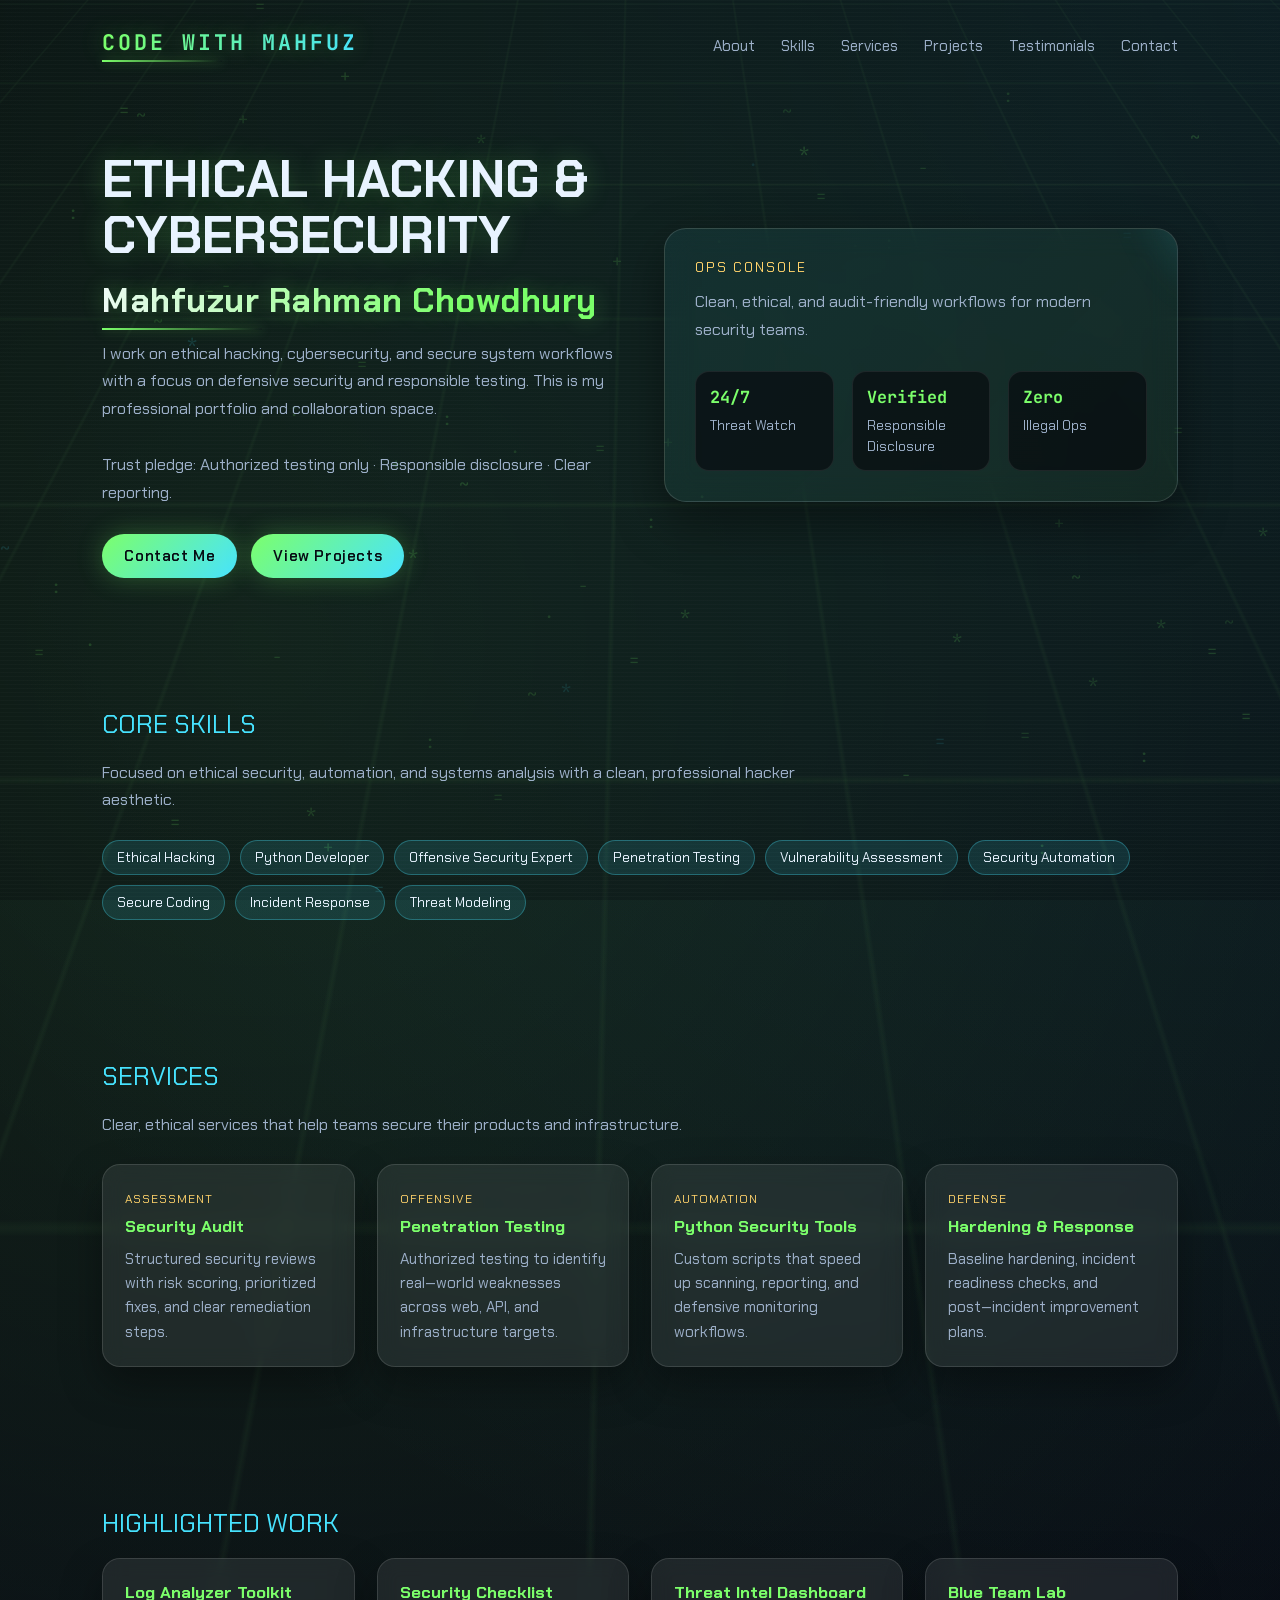
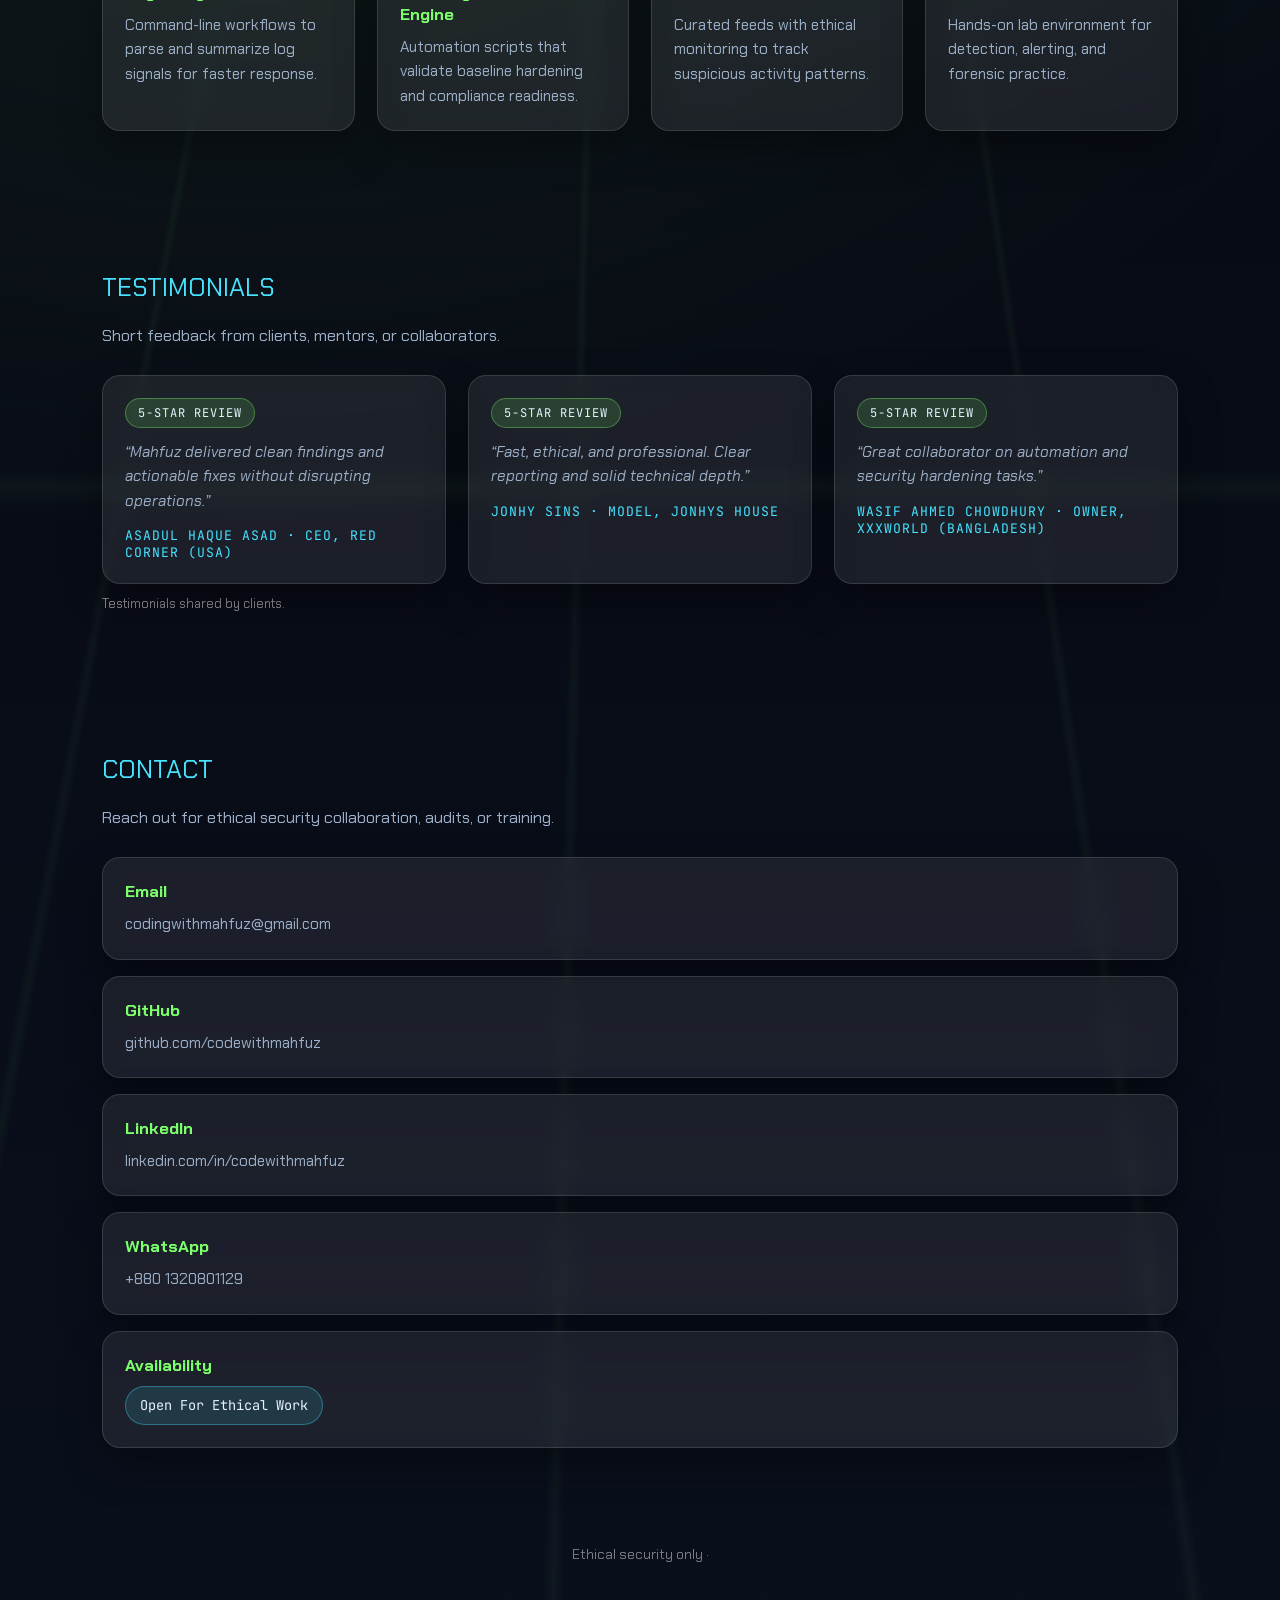
<file: Learn_Python/other/index.html>
<!doctype html>
<html lang="en">
<head>
  <meta charset="utf-8" />
  <meta name="viewport" content="width=device-width, initial-scale=1" />
  <title>Code With Mahfuz | Ethical Hacking Portfolio</title>
  <meta name="description" content="Mahfuzur Rahman Chowdhury - Ethical hacking, cybersecurity, and automation." />
  <style>
    @import url('https://fonts.googleapis.com/css2?family=Chakra+Petch:wght@400;500;600;700&family=JetBrains+Mono:wght@400;500;700&display=swap');

    :root {
      --bg-0: #05060b;
      --bg-1: #0a0f1c;
      --grid: rgba(125, 255, 107, 0.08);
      --neon-green: #7cff6b;
      --neon-cyan: #47e3ff;
      --neon-amber: #ffd36b;
      --text-main: #e8f3ff;
      --text-dim: #9db0c9;
      --glass: rgba(255, 255, 255, 0.08);
      --glass-strong: rgba(255, 255, 255, 0.14);
      --shadow-green: 0 0 26px rgba(124, 255, 107, 0.25);
      --shadow-cyan: 0 0 30px rgba(71, 227, 255, 0.25);
    }

    * {
      box-sizing: border-box;
      margin: 0;
      padding: 0;
    }

    body {
      font-family: "Chakra Petch", "Segoe UI", sans-serif;
      color: var(--text-main);
      background: radial-gradient(circle at top right, rgba(71, 227, 255, 0.12), transparent 50%),
        radial-gradient(circle at 20% 20%, rgba(124, 255, 107, 0.12), transparent 55%),
        linear-gradient(180deg, var(--bg-0), var(--bg-1));
      min-height: 100vh;
      overflow-x: hidden;
    }

    canvas#matrix {
      position: fixed;
      inset: 0;
      width: 100%;
      height: 100%;
      z-index: -3;
    }

    .scanlines::before {
      content: "";
      position: fixed;
      inset: 0;
      background: repeating-linear-gradient(
        to bottom,
        rgba(255, 255, 255, 0.015),
        rgba(255, 255, 255, 0.015) 1px,
        transparent 1px,
        transparent 4px
      );
      mix-blend-mode: screen;
      pointer-events: none;
      z-index: -1;
    }

    .grid {
      position: fixed;
      inset: -25% 0 0 0;
      background:
        linear-gradient(var(--grid) 1px, transparent 1px),
        linear-gradient(90deg, var(--grid) 1px, transparent 1px);
      background-size: 70px 70px;
      transform: perspective(900px) rotateX(65deg);
      transform-origin: top;
      opacity: 0.45;
      z-index: -2;
      animation: gridMove 18s linear infinite;
    }

    @keyframes gridMove {
      from { background-position: 0 0; }
      to { background-position: 0 280px; }
    }

    header {
      padding: 28px 8vw 0;
      display: flex;
      align-items: center;
      justify-content: space-between;
      gap: 24px;
    }

    .logo {
      font-family: "JetBrains Mono", monospace;
      font-weight: 700;
      letter-spacing: 3px;
      text-transform: uppercase;
      font-size: 1.35rem;
      background: linear-gradient(90deg, var(--neon-green), var(--neon-cyan));
      -webkit-background-clip: text;
      color: transparent;
      text-shadow: 0 0 22px rgba(124, 255, 107, 0.35);
      position: relative;
      display: inline-block;
      padding-bottom: 6px;
    }

    .logo::after {
      content: "";
      position: absolute;
      left: 0;
      bottom: 0;
      width: 120px;
      height: 2px;
      background: linear-gradient(90deg, var(--neon-green), rgba(124, 255, 107, 0));
      box-shadow: 0 0 12px rgba(124, 255, 107, 0.4);
    }

    nav a {
      text-decoration: none;
      color: var(--text-dim);
      margin-left: 22px;
      font-size: 0.95rem;
      transition: color 0.2s ease;
    }

    nav a:hover {
      color: var(--neon-green);
    }

    .hero {
      padding: 90px 8vw 60px;
      display: grid;
      grid-template-columns: repeat(auto-fit, minmax(280px, 1fr));
      gap: 48px;
      align-items: center;
    }

    .hero h1 {
      font-size: clamp(2.2rem, 4vw, 3.7rem);
      line-height: 1.1;
      margin-bottom: 14px;
      text-transform: uppercase;
      text-shadow: var(--shadow-green);
    }

    .identity {
      display: grid;
      gap: 6px;
      margin-bottom: 18px;
    }

    .identity .alias {
      font-family: "JetBrains Mono", monospace;
      font-size: 1.05rem;
      letter-spacing: 3px;
      text-transform: uppercase;
      color: var(--neon-cyan);
      padding: 8px 16px;
      border-radius: 999px;
      border: 1px solid rgba(71, 227, 255, 0.45);
      background: rgba(71, 227, 255, 0.12);
      box-shadow: 0 0 18px rgba(71, 227, 255, 0.25);
      width: fit-content;
    }

    .identity .name {
      font-size: 2.1rem;
      font-weight: 700;
      letter-spacing: 0.5px;
      color: #f7fbff;
      text-shadow: 0 0 20px rgba(124, 255, 107, 0.28);
      position: relative;
      display: inline-block;
    }

    @supports ((-webkit-background-clip: text) or (background-clip: text)) {
      .identity .name {
        background: linear-gradient(90deg, #f7fbff 0%, var(--neon-green) 70%);
        -webkit-background-clip: text;
        background-clip: text;
        color: transparent;
        text-shadow: 0 0 22px rgba(124, 255, 107, 0.3);
      }
    }

    .identity .name::after {
      content: "";
      position: absolute;
      left: 0;
      bottom: -8px;
      width: 160px;
      height: 2px;
      background: linear-gradient(90deg, var(--neon-green), rgba(124, 255, 107, 0));
      box-shadow: 0 0 12px rgba(124, 255, 107, 0.4);
    }

    .hero p {
      color: var(--text-dim);
      font-size: 1.02rem;
      line-height: 1.7;
      margin-bottom: 28px;
    }

    .cta-row {
      display: flex;
      flex-wrap: wrap;
      gap: 14px;
    }

    .btn,
    .btn-link {
      border: none;
      padding: 12px 22px;
      border-radius: 999px;
      font-size: 0.95rem;
      letter-spacing: 0.6px;
      cursor: pointer;
      background: linear-gradient(135deg, var(--neon-green), var(--neon-cyan));
      color: #060b12;
      font-weight: 600;
      box-shadow: var(--shadow-green);
      transition: transform 0.2s ease, box-shadow 0.2s ease;
      text-decoration: none;
      display: inline-flex;
      align-items: center;
      justify-content: center;
      gap: 8px;
    }

    .btn.secondary {
      background: transparent;
      color: var(--text-main);
      border: 1px solid rgba(255, 255, 255, 0.2);
      box-shadow: none;
    }

    .btn:hover,
    .btn-link:hover {
      transform: translateY(-2px) scale(1.01);
      box-shadow: 0 0 30px rgba(124, 255, 107, 0.45);
    }

    .hero-panel {
      background: linear-gradient(135deg, rgba(71, 227, 255, 0.08), rgba(124, 255, 107, 0.05));
      border-radius: 22px;
      border: 1px solid rgba(255, 255, 255, 0.14);
      padding: 30px;
      position: relative;
      overflow: hidden;
      box-shadow: 0 20px 50px rgba(0, 0, 0, 0.4);
      backdrop-filter: blur(14px);
    }

    .hero-panel::after {
      content: "";
      position: absolute;
      inset: -60% -40% auto auto;
      width: 250px;
      height: 250px;
      background: radial-gradient(circle, rgba(71, 227, 255, 0.35), transparent 70%);
      filter: blur(18px);
      animation: glowPulse 7s ease-in-out infinite;
    }

    @keyframes glowPulse {
      0%, 100% { transform: scale(1); opacity: 0.8; }
      50% { transform: scale(1.15); opacity: 0.55; }
    }

    .panel-title {
      font-size: 0.85rem;
      text-transform: uppercase;
      letter-spacing: 2px;
      color: var(--neon-amber);
      margin-bottom: 12px;
    }

    .panel-metrics {
      display: grid;
      grid-template-columns: repeat(auto-fit, minmax(120px, 1fr));
      gap: 18px;
      margin-top: 22px;
    }

    .metric {
      padding: 14px;
      border-radius: 14px;
      background: rgba(5, 6, 11, 0.6);
      border: 1px solid rgba(255, 255, 255, 0.08);
    }

    .metric h3 {
      font-family: "JetBrains Mono", monospace;
      font-size: 1.05rem;
      color: var(--neon-green);
      margin-bottom: 6px;
    }

    .metric span {
      color: var(--text-dim);
      font-size: 0.85rem;
    }

    .section {
      padding: 70px 8vw;
    }

    .section-title {
      font-size: 1.6rem;
      margin-bottom: 18px;
      text-transform: uppercase;
      color: var(--neon-cyan);
    }

    .section-sub {
      color: var(--text-dim);
      margin-bottom: 26px;
      max-width: 720px;
      line-height: 1.7;
    }

    .feature-grid {
      display: grid;
      grid-template-columns: repeat(auto-fit, minmax(220px, 1fr));
      gap: 22px;
    }

    .card {
      padding: 22px;
      border-radius: 18px;
      background: var(--glass);
      border: 1px solid rgba(255, 255, 255, 0.12);
      box-shadow: 0 18px 40px rgba(0, 0, 0, 0.35);
      backdrop-filter: blur(10px);
      transition: transform 0.3s ease, box-shadow 0.3s ease;
      position: relative;
      overflow: hidden;
    }

    .card::after {
      content: "";
      position: absolute;
      inset: 0;
      background: linear-gradient(120deg, transparent, rgba(255, 255, 255, 0.12), transparent);
      transform: translateX(-120%);
      transition: transform 0.6s ease;
    }

    .card:hover {
      transform: translateY(-6px);
      box-shadow: 0 0 35px rgba(71, 227, 255, 0.35);
    }

    .card:hover::after {
      transform: translateX(120%);
    }

    .card h3 {
      margin-bottom: 10px;
      font-size: 1.05rem;
      color: var(--neon-green);
    }

    .card p {
      color: var(--text-dim);
      font-size: 0.95rem;
      line-height: 1.6;
    }

    .chips {
      display: flex;
      flex-wrap: wrap;
      gap: 10px;
    }

    .chip {
      padding: 8px 14px;
      border-radius: 999px;
      font-size: 0.85rem;
      background: rgba(71, 227, 255, 0.12);
      border: 1px solid rgba(71, 227, 255, 0.3);
      color: var(--text-main);
    }

    .meta {
      font-size: 0.75rem;
      letter-spacing: 1px;
      text-transform: uppercase;
      color: var(--neon-amber);
      margin-bottom: 8px;
      display: inline-block;
    }

    .quote {
      font-style: italic;
      color: var(--text-dim);
      margin-bottom: 14px;
      line-height: 1.6;
    }

    .quote-author {
      font-family: "JetBrains Mono", monospace;
      font-size: 0.82rem;
      letter-spacing: 1px;
      text-transform: uppercase;
      color: var(--neon-cyan);
    }

    .rating-pill {
      display: inline-flex;
      align-items: center;
      gap: 6px;
      padding: 6px 12px;
      border-radius: 999px;
      border: 1px solid rgba(124, 255, 107, 0.35);
      background: rgba(124, 255, 107, 0.14);
      font-size: 0.75rem;
      letter-spacing: 1px;
      text-transform: uppercase;
      color: var(--text-main);
      font-family: "JetBrains Mono", monospace;
      margin-bottom: 12px;
    }

    .contact-grid {
      display: grid;
      grid-template-columns: repeat(auto-fit, minmax(280px, 1fr));
      gap: 22px;
      align-items: start;
    }

    .contact-list {
      display: grid;
      gap: 16px;
    }

    .status-pill {
      display: inline-flex;
      align-items: center;
      gap: 8px;
      padding: 8px 14px;
      border-radius: 999px;
      border: 1px solid rgba(71, 227, 255, 0.35);
      background: rgba(71, 227, 255, 0.12);
      font-size: 0.85rem;
      color: var(--text-main);
      font-family: "JetBrains Mono", monospace;
    }

    .note {
      font-size: 0.8rem;
      color: rgba(255, 255, 255, 0.55);
      margin-top: 10px;
      line-height: 1.5;
    }

    .hidden {
      display: none;
    }

    footer {
      padding: 28px 8vw 40px;
      text-align: center;
      color: rgba(255, 255, 255, 0.45);
      font-size: 0.85rem;
    }

    .reveal {
      opacity: 0;
      transform: translateY(24px);
      transition: opacity 0.8s ease, transform 0.8s ease;
    }

    .reveal.visible {
      opacity: 1;
      transform: translateY(0);
    }

    @media (max-width: 720px) {
      header {
        flex-direction: column;
        align-items: flex-start;
      }

      nav a {
        margin-left: 0;
        margin-right: 16px;
      }

      .hero {
        padding-top: 60px;
      }

      .logo {
        background: none;
        color: #f7fbff;
        -webkit-text-fill-color: #f7fbff;
        text-shadow: 0 0 18px rgba(124, 255, 107, 0.4);
      }

      .identity .name {
        background: none;
        color: #f7fbff;
        -webkit-text-fill-color: #f7fbff;
        text-shadow: 0 0 20px rgba(124, 255, 107, 0.35);
      }

      .identity .alias {
        color: #f7fbff;
        border-color: rgba(71, 227, 255, 0.7);
        background: rgba(71, 227, 255, 0.2);
        text-shadow: 0 0 12px rgba(71, 227, 255, 0.45);
      }

    }
  </style>
</head>
<body class="scanlines">
  <canvas id="matrix"></canvas>
  <div class="grid" aria-hidden="true"></div>

  <header>
    <div class="logo">Code With Mahfuz</div>
    <nav>
      <a href="#about">About</a>
      <a href="#skills">Skills</a>
      <a href="#services">Services</a>
      <a href="#projects">Projects</a>
      <a href="#testimonials">Testimonials</a>
      <a href="#contact">Contact</a>
    </nav>
  </header>

  <section class="hero" id="about">
    <div>
      <h1>Ethical Hacking & Cybersecurity</h1>
      <div class="identity">
        <span class="name">Mahfuzur Rahman Chowdhury</span>
      </div>
      <p>
        I work on ethical hacking, cybersecurity, and secure system workflows with a focus on defensive security
        and responsible testing. This is my professional portfolio and collaboration space.
      </p>
      <p class="note">Trust pledge: Authorized testing only · Responsible disclosure · Clear reporting.</p>
      <div class="cta-row">
        <a class="btn-link" href="#contact">Contact Me</a>
        <a class="btn-link secondary" href="#projects">View Projects</a>
      </div>
    </div>

    <div class="hero-panel" id="glow-panel">
      <div class="panel-title">Ops Console</div>
      <p>Clean, ethical, and audit-friendly workflows for modern security teams.</p>
      <div class="panel-metrics">
        <div class="metric">
          <h3>24/7</h3>
          <span>Threat Watch</span>
        </div>
        <div class="metric">
          <h3>Verified</h3>
          <span>Responsible Disclosure</span>
        </div>
        <div class="metric">
          <h3>Zero</h3>
          <span>Illegal Ops</span>
        </div>
      </div>
    </div>
  </section>

  <section class="section" id="skills">
    <div class="section-title">Core Skills</div>
    <p class="section-sub">
      Focused on ethical security, automation, and systems analysis with a clean, professional hacker aesthetic.
    </p>
    <div class="chips">
      <div class="chip">Ethical Hacking</div>
      <div class="chip">Python Developer</div>
      <div class="chip">Offensive Security Expert</div>
      <div class="chip">Penetration Testing</div>
      <div class="chip">Vulnerability Assessment</div>
      <div class="chip">Security Automation</div>
      <div class="chip">Secure Coding</div>
      <div class="chip">Incident Response</div>
      <div class="chip">Threat Modeling</div>
    </div>
  </section>

  <section class="section" id="services">
    <div class="section-title">Services</div>
    <p class="section-sub">
      Clear, ethical services that help teams secure their products and infrastructure.
    </p>
    <div class="feature-grid">
      <div class="card reveal">
        <span class="meta">Assessment</span>
        <h3>Security Audit</h3>
        <p>Structured security reviews with risk scoring, prioritized fixes, and clear remediation steps.</p>
      </div>
      <div class="card reveal">
        <span class="meta">Offensive</span>
        <h3>Penetration Testing</h3>
        <p>Authorized testing to identify real‑world weaknesses across web, API, and infrastructure targets.</p>
      </div>
      <div class="card reveal">
        <span class="meta">Automation</span>
        <h3>Python Security Tools</h3>
        <p>Custom scripts that speed up scanning, reporting, and defensive monitoring workflows.</p>
      </div>
      <div class="card reveal">
        <span class="meta">Defense</span>
        <h3>Hardening & Response</h3>
        <p>Baseline hardening, incident readiness checks, and post‑incident improvement plans.</p>
      </div>
    </div>
  </section>

  <section class="section" id="projects">
    <div class="section-title">Highlighted Work</div>
    <div class="feature-grid">
      <div class="card reveal">
        <h3>Log Analyzer Toolkit</h3>
        <p>Command-line workflows to parse and summarize log signals for faster response.</p>
      </div>
      <div class="card reveal">
        <h3>Security Checklist Engine</h3>
        <p>Automation scripts that validate baseline hardening and compliance readiness.</p>
      </div>
      <div class="card reveal">
        <h3>Threat Intel Dashboard</h3>
        <p>Curated feeds with ethical monitoring to track suspicious activity patterns.</p>
      </div>
      <div class="card reveal">
        <h3>Blue Team Lab</h3>
        <p>Hands-on lab environment for detection, alerting, and forensic practice.</p>
      </div>
    </div>
  </section>

  <section class="section" id="testimonials">
    <div class="section-title">Testimonials</div>
    <p class="section-sub">
      Short feedback from clients, mentors, or collaborators.
    </p>
    <div class="feature-grid">
      <div class="card reveal">
        <span class="rating-pill">5-Star Review</span>
        <p class="quote">“Mahfuz delivered clean findings and actionable fixes without disrupting operations.”</p>
        <div class="quote-author">Asadul Haque Asad · CEO, Red Corner (USA)</div>
      </div>
      <div class="card reveal">
        <span class="rating-pill">5-Star Review</span>
        <p class="quote">“Fast, ethical, and professional. Clear reporting and solid technical depth.”</p>
        <div class="quote-author">Jonhy Sins · Model, Jonhys House</div>
      </div>
      <div class="card reveal">
        <span class="rating-pill">5-Star Review</span>
        <p class="quote">“Great collaborator on automation and security hardening tasks.”</p>
        <div class="quote-author">Wasif Ahmed Chowdhury · Owner, xxxworld (Bangladesh)</div>
      </div>
    </div>
    <p class="note">Testimonials shared by clients.</p>
  </section>

  <section class="section" id="contact">
    <div class="section-title">Contact</div>
    <p class="section-sub">Reach out for ethical security collaboration, audits, or training.</p>
    <div class="contact-grid">
      <div class="contact-list">
        <div class="card reveal">
          <h3>Email</h3>
          <p>codingwithmahfuz@gmail.com</p>
        </div>
        <div class="card reveal">
          <h3>GitHub</h3>
          <p>github.com/codewithmahfuz</p>
        </div>
        <div class="card reveal">
          <h3>LinkedIn</h3>
          <p>linkedin.com/in/codewithmahfuz</p>
        </div>
        <div class="card reveal">
          <h3>WhatsApp</h3>
          <p>+880 1320801129</p>
        </div>
        <div class="card reveal">
          <h3>Availability</h3>
          <p><span class="status-pill">Open For Ethical Work</span></p>
        </div>
      </div>
    </div>
  </section>

  <footer>Ethical security only ·</footer>

  <script>
    const canvas = document.getElementById("matrix");
    const ctx = canvas.getContext("2d");
    let width = 0;
    let height = 0;
    let columns = 0;
    let drops = [];
    const chars = ".:+*-=~";
    let fontSize = 17;
    const matrixConfig = {
      fade: 0.22,
      baseAlpha: 0.32,
      accentAlpha: 0.28,
      alphaBase: 0.35,
      alphaSpread: 0.22,
      speedMin: 0.25,
      speedMax: 0.35,
      driftMax: 0.6
    };

    function updateMatrixConfig() {
      const small = window.innerWidth < 720;
      if (small) {
        fontSize = 19;
        matrixConfig.fade = 0.18;
        matrixConfig.baseAlpha = 0.5;
        matrixConfig.accentAlpha = 0.65;
        matrixConfig.alphaBase = 0.5;
        matrixConfig.alphaSpread = 0.3;
        matrixConfig.speedMin = 0.35;
        matrixConfig.speedMax = 0.6;
        matrixConfig.driftMax = 0.45;
      } else {
        fontSize = 17;
        matrixConfig.fade = 0.22;
        matrixConfig.baseAlpha = 0.32;
        matrixConfig.accentAlpha = 0.28;
        matrixConfig.alphaBase = 0.35;
        matrixConfig.alphaSpread = 0.22;
        matrixConfig.speedMin = 0.25;
        matrixConfig.speedMax = 0.35;
        matrixConfig.driftMax = 0.6;
      }
    }

    function resizeCanvas() {
      updateMatrixConfig();
      const ratio = window.devicePixelRatio || 1;
      width = canvas.width = window.innerWidth * ratio;
      height = canvas.height = window.innerHeight * ratio;
      canvas.style.width = window.innerWidth + "px";
      canvas.style.height = window.innerHeight + "px";
      columns = Math.floor(width / (fontSize * ratio));
      drops = Array.from({ length: columns }, () => ({
        y: Math.random() * height,
        speed: matrixConfig.speedMin + Math.random() * (matrixConfig.speedMax - matrixConfig.speedMin),
        alpha: matrixConfig.alphaBase + Math.random() * matrixConfig.alphaSpread,
        drift: (Math.random() - 0.5) * matrixConfig.driftMax
      }));
    }

    function drawMatrix() {
      ctx.fillStyle = `rgba(5, 6, 11, ${matrixConfig.fade})`;
      ctx.fillRect(0, 0, width, height);
      ctx.font = `${fontSize * (window.devicePixelRatio || 1)}px JetBrains Mono`;

      const time = Date.now() * 0.0004;
      const ratio = window.devicePixelRatio || 1;
      for (let i = 0; i < drops.length; i += 1) {
        const drop = drops[i];
        const text = chars[Math.floor(Math.random() * chars.length)];
        const drift = Math.sin(time + i * 0.35) * drop.drift * ratio;
        const x = i * fontSize * ratio + drift;
        const y = drop.y;
        ctx.globalAlpha = drop.alpha;
        ctx.fillStyle =
          i % 11 === 0
            ? `rgba(71, 227, 255, ${matrixConfig.accentAlpha})`
            : `rgba(124, 255, 107, ${matrixConfig.baseAlpha})`;
        ctx.fillText(text, x, y);

        if (y > height + 12 && Math.random() > 0.985) {
          drop.y = 0;
        }
        drop.y += drop.speed * fontSize;
      }
      ctx.globalAlpha = 1;
      requestAnimationFrame(drawMatrix);
    }

    const revealElements = document.querySelectorAll(".reveal");
    const observer = new IntersectionObserver(
      (entries) => {
        entries.forEach((entry) => {
          if (entry.isIntersecting) {
            entry.target.classList.add("visible");
          }
        });
      },
      { threshold: 0.2 }
    );

    revealElements.forEach((el) => observer.observe(el));

    const glowPanel = document.getElementById("glow-panel");
    glowPanel.addEventListener("pointermove", (event) => {
      const rect = glowPanel.getBoundingClientRect();
      const x = (event.clientX - rect.left) / rect.width;
      const y = (event.clientY - rect.top) / rect.height;
      glowPanel.style.transform = `rotateX(${(0.5 - y) * 6}deg) rotateY(${(x - 0.5) * 6}deg)`;
    });

    glowPanel.addEventListener("pointerleave", () => {
      glowPanel.style.transform = "rotateX(0deg) rotateY(0deg)";
    });

    window.addEventListener("resize", resizeCanvas);
    resizeCanvas();
    drawMatrix();
  </script>
</body>
</html>
</file>
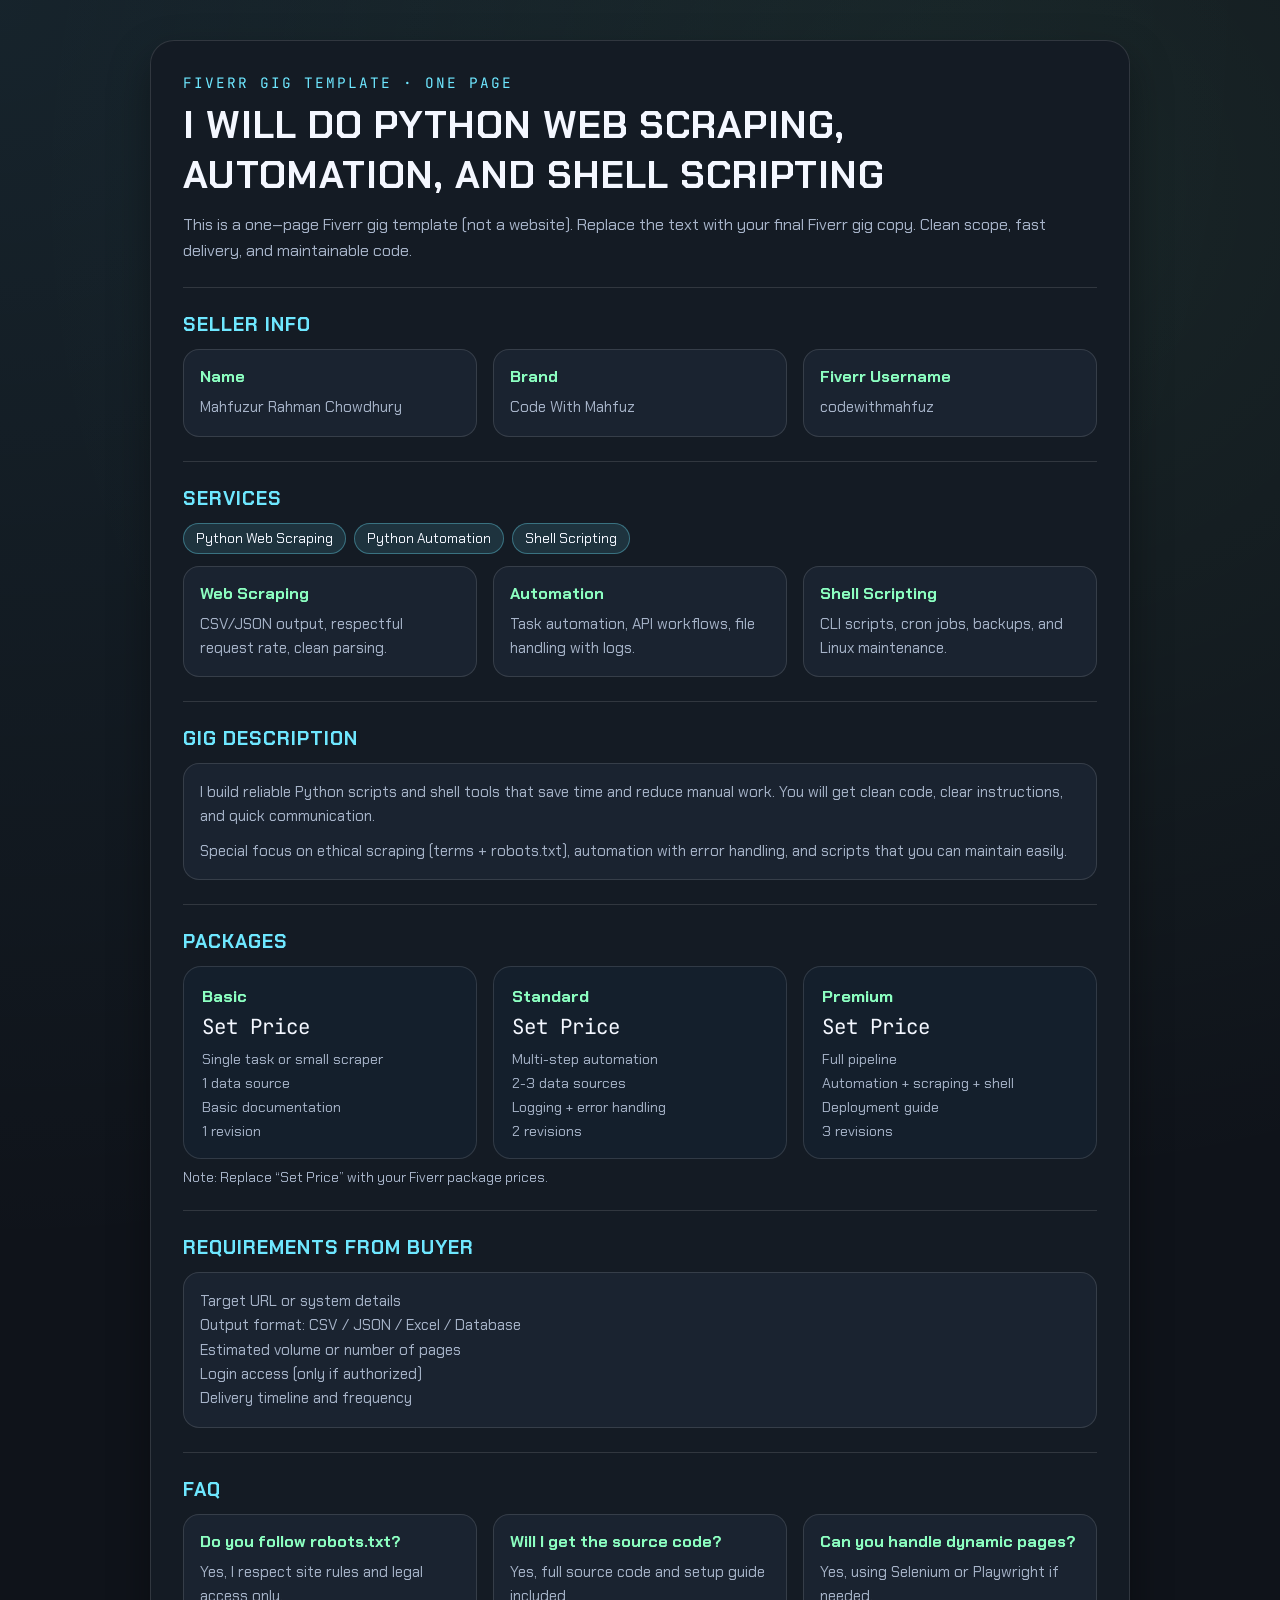
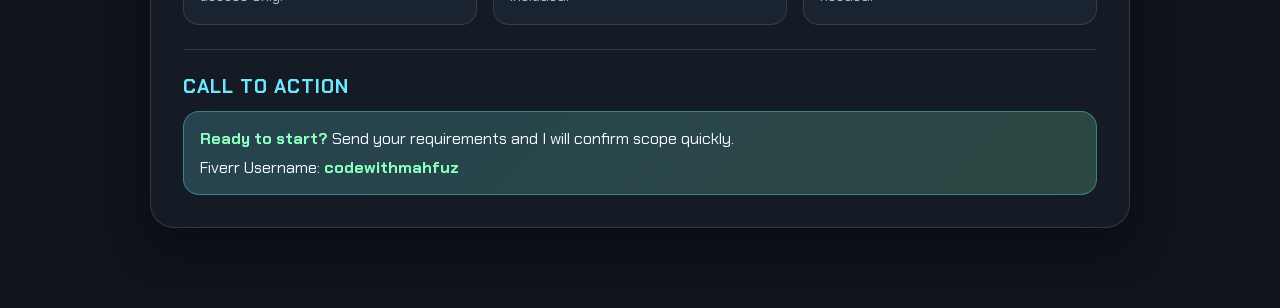
<file: Learn_Python/other/fiverr-gig.html>
<!doctype html>
<html lang="en">
<head>
  <meta charset="utf-8" />
  <meta name="viewport" content="width=device-width, initial-scale=1" />
  <title>Fiverr Gig Template | Code With Mahfuz</title>
  <meta name="description" content="One-page Fiverr gig template for Mahfuzur Rahman Chowdhury." />
  <style>
    @import url('https://fonts.googleapis.com/css2?family=Chakra+Petch:wght@400;500;600;700&family=JetBrains+Mono:wght@400;500;700&display=swap');

    :root {
      --bg: #0f131a;
      --paper: #141b24;
      --card: #1a2330;
      --ink: #f4f7ff;
      --muted: #a7b4c9;
      --accent: #6ee7ff;
      --accent-2: #8cffc1;
      --border: rgba(255, 255, 255, 0.12);
      --shadow: 0 18px 40px rgba(0, 0, 0, 0.35);
    }

    * {
      box-sizing: border-box;
      margin: 0;
      padding: 0;
    }

    body {
      font-family: "Chakra Petch", "Segoe UI", sans-serif;
      background: radial-gradient(circle at top left, rgba(110, 231, 255, 0.08), transparent 55%),
        radial-gradient(circle at 80% 10%, rgba(140, 255, 193, 0.08), transparent 50%),
        var(--bg);
      color: var(--ink);
      min-height: 100vh;
      padding: 40px 16px 80px;
    }

    .page {
      max-width: 980px;
      margin: 0 auto;
      background: var(--paper);
      border: 1px solid var(--border);
      border-radius: 24px;
      padding: 32px;
      box-shadow: var(--shadow);
    }

    .title {
      font-size: clamp(1.8rem, 3vw, 2.6rem);
      text-transform: uppercase;
      letter-spacing: 1px;
      margin-bottom: 12px;
    }

    .subtitle {
      color: var(--muted);
      line-height: 1.6;
      margin-bottom: 24px;
    }

    .tagline {
      font-family: "JetBrains Mono", monospace;
      font-size: 0.9rem;
      color: var(--accent);
      letter-spacing: 2px;
      text-transform: uppercase;
      margin-bottom: 8px;
    }

    .section {
      border-top: 1px solid var(--border);
      padding-top: 24px;
      margin-top: 24px;
    }

    .section h2 {
      font-size: 1.2rem;
      text-transform: uppercase;
      letter-spacing: 1px;
      color: var(--accent);
      margin-bottom: 12px;
    }

    .grid {
      display: grid;
      grid-template-columns: repeat(auto-fit, minmax(220px, 1fr));
      gap: 16px;
    }

    .card {
      background: var(--card);
      border: 1px solid var(--border);
      border-radius: 16px;
      padding: 16px;
    }

    .card h3 {
      font-size: 1rem;
      color: var(--accent-2);
      margin-bottom: 8px;
    }

    .card p,
    .card li {
      color: var(--muted);
      line-height: 1.6;
      font-size: 0.95rem;
    }

    .inline-list {
      list-style: none;
      display: flex;
      flex-wrap: wrap;
      gap: 8px;
    }

    .inline-list li {
      background: rgba(110, 231, 255, 0.12);
      border: 1px solid rgba(110, 231, 255, 0.35);
      padding: 6px 12px;
      border-radius: 999px;
      font-size: 0.85rem;
      color: var(--ink);
    }

    .packages {
      display: grid;
      grid-template-columns: repeat(auto-fit, minmax(240px, 1fr));
      gap: 16px;
    }

    .package {
      background: #141f2c;
      border: 1px solid var(--border);
      border-radius: 18px;
      padding: 18px;
    }

    .package h3 {
      color: var(--accent-2);
      margin-bottom: 6px;
      font-size: 1.05rem;
    }

    .price {
      font-family: "JetBrains Mono", monospace;
      font-size: 1.3rem;
      margin-bottom: 10px;
    }

    .package ul {
      list-style: none;
      display: grid;
      gap: 6px;
    }

    .package li {
      color: var(--muted);
      font-size: 0.9rem;
    }

    .note {
      color: var(--muted);
      font-size: 0.85rem;
      margin-top: 10px;
    }

    .cta {
      background: linear-gradient(135deg, rgba(110, 231, 255, 0.2), rgba(140, 255, 193, 0.2));
      border: 1px solid rgba(110, 231, 255, 0.35);
      border-radius: 16px;
      padding: 16px;
      display: grid;
      gap: 8px;
    }

    .cta strong {
      color: var(--accent-2);
    }

    @media (max-width: 720px) {
      .page {
        padding: 24px;
      }
    }
  </style>
</head>
<body>
  <main class="page">
    <div class="tagline">Fiverr Gig Template · One Page</div>
    <h1 class="title">I will do Python web scraping, automation, and shell scripting</h1>
    <p class="subtitle">
      This is a one‑page Fiverr gig template (not a website). Replace the text with your final Fiverr gig copy.
      Clean scope, fast delivery, and maintainable code.
    </p>

    <section class="section">
      <h2>Seller Info</h2>
      <div class="grid">
        <div class="card">
          <h3>Name</h3>
          <p>Mahfuzur Rahman Chowdhury</p>
        </div>
        <div class="card">
          <h3>Brand</h3>
          <p>Code With Mahfuz</p>
        </div>
        <div class="card">
          <h3>Fiverr Username</h3>
          <p>codewithmahfuz</p>
        </div>
      </div>
    </section>

    <section class="section">
      <h2>Services</h2>
      <ul class="inline-list">
        <li>Python Web Scraping</li>
        <li>Python Automation</li>
        <li>Shell Scripting</li>
      </ul>
      <div class="grid" style="margin-top: 12px;">
        <div class="card">
          <h3>Web Scraping</h3>
          <p>CSV/JSON output, respectful request rate, clean parsing.</p>
        </div>
        <div class="card">
          <h3>Automation</h3>
          <p>Task automation, API workflows, file handling with logs.</p>
        </div>
        <div class="card">
          <h3>Shell Scripting</h3>
          <p>CLI scripts, cron jobs, backups, and Linux maintenance.</p>
        </div>
      </div>
    </section>

    <section class="section">
      <h2>Gig Description</h2>
      <div class="card">
        <p>
          I build reliable Python scripts and shell tools that save time and reduce manual work.
          You will get clean code, clear instructions, and quick communication.
        </p>
        <p style="margin-top: 10px;">
          Special focus on ethical scraping (terms + robots.txt), automation with error handling,
          and scripts that you can maintain easily.
        </p>
      </div>
    </section>

    <section class="section">
      <h2>Packages</h2>
      <div class="packages">
        <div class="package">
          <h3>Basic</h3>
          <div class="price">Set Price</div>
          <ul>
            <li>Single task or small scraper</li>
            <li>1 data source</li>
            <li>Basic documentation</li>
            <li>1 revision</li>
          </ul>
        </div>
        <div class="package">
          <h3>Standard</h3>
          <div class="price">Set Price</div>
          <ul>
            <li>Multi-step automation</li>
            <li>2-3 data sources</li>
            <li>Logging + error handling</li>
            <li>2 revisions</li>
          </ul>
        </div>
        <div class="package">
          <h3>Premium</h3>
          <div class="price">Set Price</div>
          <ul>
            <li>Full pipeline</li>
            <li>Automation + scraping + shell</li>
            <li>Deployment guide</li>
            <li>3 revisions</li>
          </ul>
        </div>
      </div>
      <p class="note">Note: Replace “Set Price” with your Fiverr package prices.</p>
    </section>

    <section class="section">
      <h2>Requirements From Buyer</h2>
      <div class="card">
        <p>Target URL or system details</p>
        <p>Output format: CSV / JSON / Excel / Database</p>
        <p>Estimated volume or number of pages</p>
        <p>Login access (only if authorized)</p>
        <p>Delivery timeline and frequency</p>
      </div>
    </section>

    <section class="section">
      <h2>FAQ</h2>
      <div class="grid">
        <div class="card">
          <h3>Do you follow robots.txt?</h3>
          <p>Yes, I respect site rules and legal access only.</p>
        </div>
        <div class="card">
          <h3>Will I get the source code?</h3>
          <p>Yes, full source code and setup guide included.</p>
        </div>
        <div class="card">
          <h3>Can you handle dynamic pages?</h3>
          <p>Yes, using Selenium or Playwright if needed.</p>
        </div>
      </div>
    </section>

    <section class="section">
      <h2>Call To Action</h2>
      <div class="cta">
        <div><strong>Ready to start?</strong> Send your requirements and I will confirm scope quickly.</div>
        <div>Fiverr Username: <strong>codewithmahfuz</strong></div>
      </div>
    </section>
  </main>
</body>
</html>
</file>
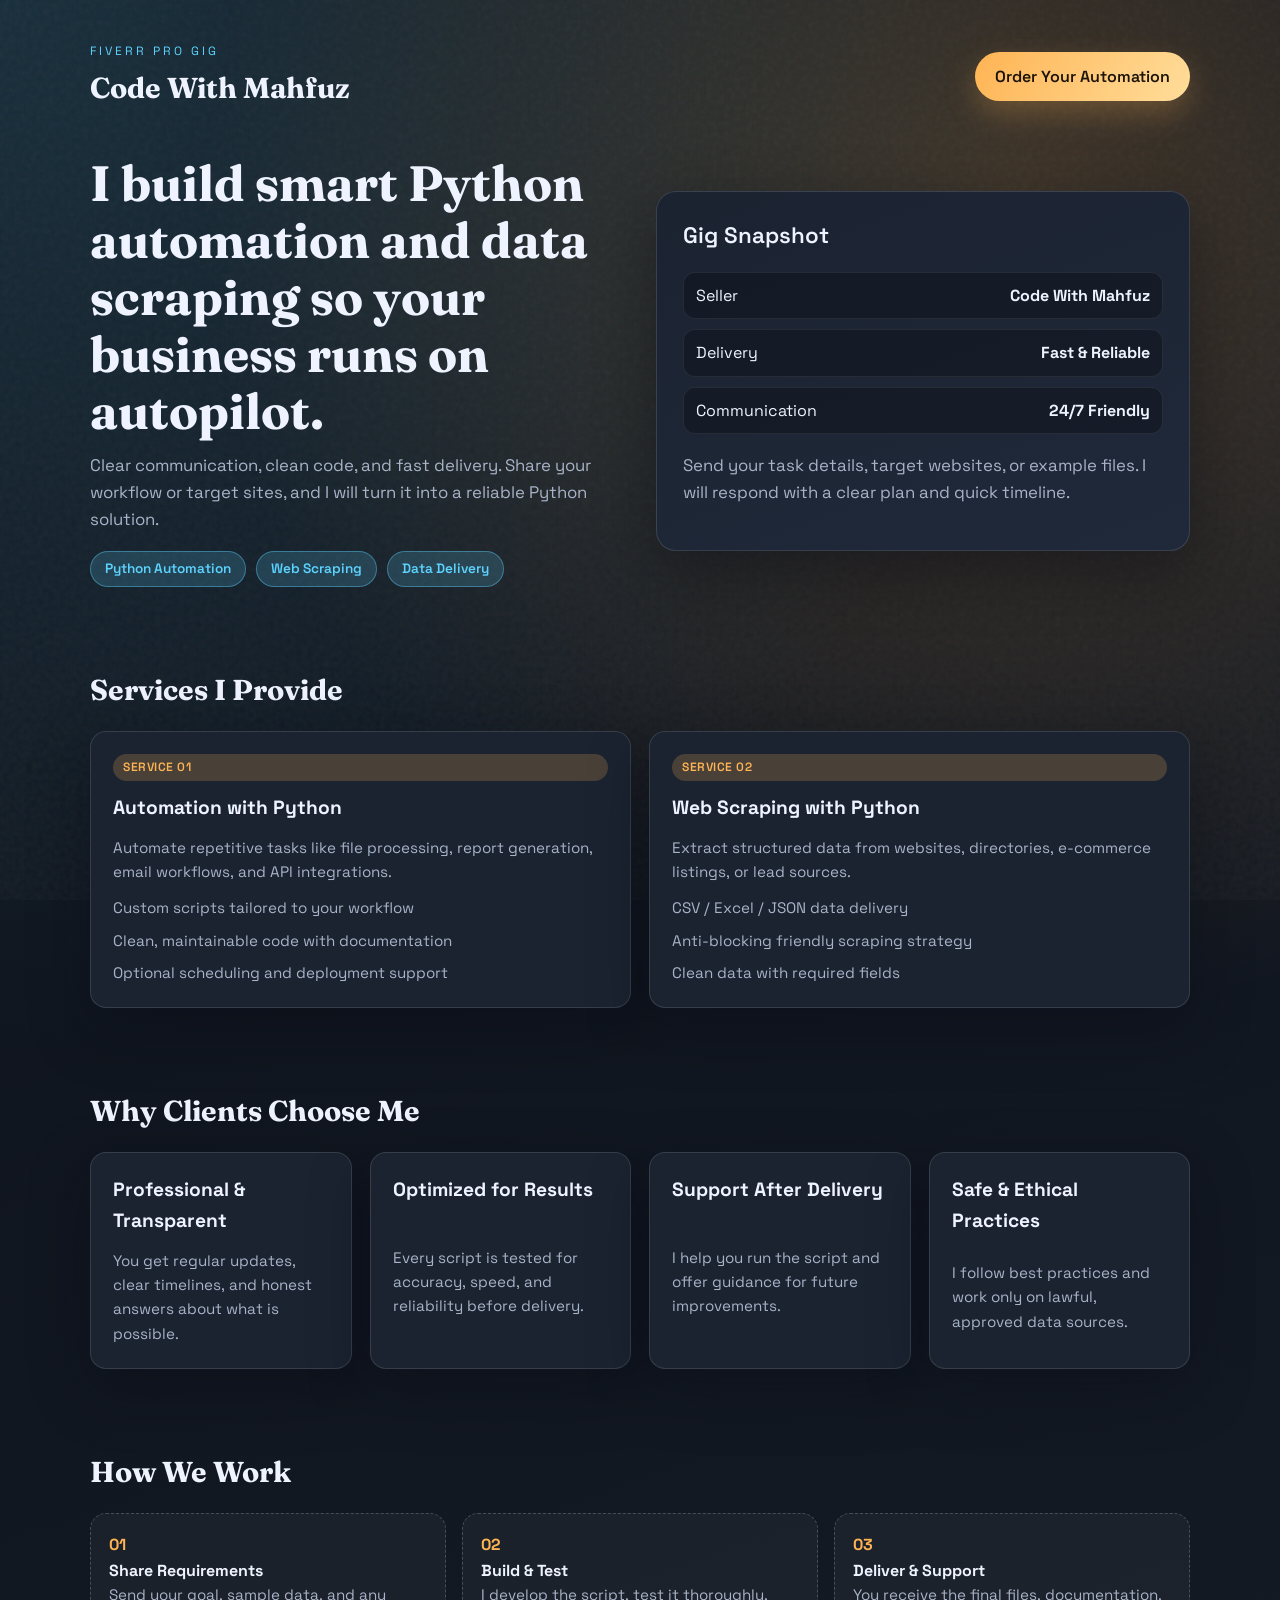
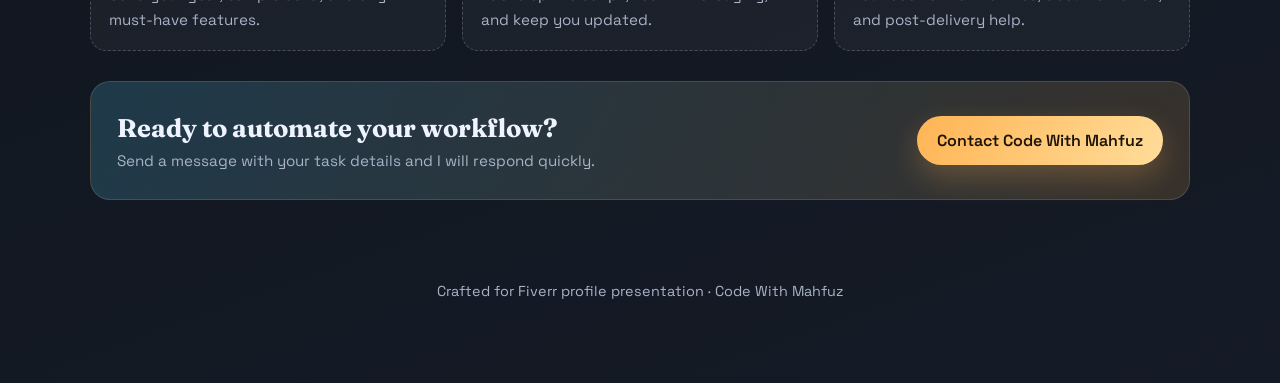
<file: Learn_Python/other/gigtemplate.html>
<!doctype html>
<html lang="en">
<head>
  <meta charset="utf-8" />
  <meta name="viewport" content="width=device-width, initial-scale=1" />
  <title>Code With Mahfuz | Fiverr Gig Template</title>
  <meta name="description" content="Professional Fiverr gig template for Code With Mahfuz: Python automation and web scraping services." />
  <link rel="preconnect" href="https://fonts.googleapis.com">
  <link rel="preconnect" href="https://fonts.gstatic.com" crossorigin>
  <link href="https://fonts.googleapis.com/css2?family=Fraunces:wght@500;600;700&family=Space+Grotesk:wght@400;500;600;700&display=swap" rel="stylesheet">
  <style>
    :root {
      --bg-0: #0c1119;
      --bg-1: #151b26;
      --card: #1b2331;
      --card-2: #20293a;
      --accent: #ffb454;
      --accent-2: #5dd3ff;
      --text: #eef3ff;
      --muted: #a8b3c7;
      --border: rgba(255, 255, 255, 0.12);
      --shadow: 0 20px 60px rgba(8, 12, 20, 0.45);
    }

    * {
      box-sizing: border-box;
      margin: 0;
      padding: 0;
    }

    body {
      font-family: "Space Grotesk", "Segoe UI", sans-serif;
      color: var(--text);
      background:
        radial-gradient(circle at top left, rgba(93, 211, 255, 0.15), transparent 45%),
        radial-gradient(circle at 80% 10%, rgba(255, 180, 84, 0.2), transparent 40%),
        linear-gradient(160deg, var(--bg-0), var(--bg-1));
      min-height: 100vh;
      line-height: 1.6;
    }

    .noise {
      position: fixed;
      inset: 0;
      background-image: url("data:image/svg+xml,%3Csvg viewBox='0 0 200 200' xmlns='http://www.w3.org/2000/svg'%3E%3Cfilter id='noiseFilter'%3E%3CfeTurbulence type='fractalNoise' baseFrequency='0.8' numOctaves='2' stitchTiles='stitch'/%3E%3C/filter%3E%3Crect width='100%25' height='100%25' filter='url(%23noiseFilter)' opacity='0.05'/%3E%3C/svg%3E");
      pointer-events: none;
      z-index: -1;
    }

    .container {
      width: min(1100px, 92vw);
      margin: 0 auto;
      padding: 32px 0 80px;
    }

    header {
      display: flex;
      align-items: center;
      justify-content: space-between;
      gap: 16px;
      padding: 10px 0 24px;
    }

    .brand {
      display: grid;
      gap: 4px;
    }

    .brand span {
      text-transform: uppercase;
      letter-spacing: 3px;
      font-size: 0.75rem;
      color: var(--accent-2);
    }

    .brand h1 {
      font-family: "Fraunces", serif;
      font-size: 1.8rem;
      font-weight: 700;
    }

    .cta {
      display: inline-flex;
      align-items: center;
      gap: 10px;
      padding: 12px 20px;
      border-radius: 999px;
      background: linear-gradient(120deg, var(--accent), #ffdd9a);
      color: #1c1409;
      text-decoration: none;
      font-weight: 600;
      box-shadow: 0 12px 30px rgba(255, 180, 84, 0.25);
    }

    .hero {
      display: grid;
      grid-template-columns: repeat(auto-fit, minmax(260px, 1fr));
      gap: 32px;
      align-items: center;
      padding: 20px 0 40px;
    }

    .hero h2 {
      font-family: "Fraunces", serif;
      font-size: clamp(2.1rem, 4vw, 3.1rem);
      line-height: 1.15;
      margin-bottom: 12px;
    }

    .hero p {
      color: var(--muted);
      font-size: 1.05rem;
      margin-bottom: 18px;
    }

    .badges {
      display: flex;
      flex-wrap: wrap;
      gap: 10px;
    }

    .badge {
      padding: 6px 14px;
      border-radius: 999px;
      background: rgba(93, 211, 255, 0.18);
      color: var(--accent-2);
      font-weight: 600;
      font-size: 0.85rem;
      border: 1px solid rgba(93, 211, 255, 0.4);
    }

    .gig-card {
      background: linear-gradient(160deg, var(--card), var(--card-2));
      border-radius: 20px;
      padding: 26px;
      border: 1px solid var(--border);
      box-shadow: var(--shadow);
      display: grid;
      gap: 18px;
    }

    .gig-card h3 {
      font-size: 1.4rem;
      font-weight: 600;
    }

    .gig-highlight {
      display: grid;
      gap: 10px;
    }

    .gig-highlight div {
      display: flex;
      justify-content: space-between;
      padding: 10px 12px;
      border-radius: 12px;
      background: rgba(12, 17, 25, 0.5);
      border: 1px solid rgba(255, 255, 255, 0.08);
    }

    .section {
      padding: 40px 0;
    }

    .section-title {
      font-family: "Fraunces", serif;
      font-size: 1.8rem;
      margin-bottom: 18px;
    }

    .grid-2 {
      display: grid;
      grid-template-columns: repeat(auto-fit, minmax(240px, 1fr));
      gap: 18px;
    }

    .card {
      background: var(--card);
      border-radius: 16px;
      padding: 22px;
      border: 1px solid var(--border);
      box-shadow: var(--shadow);
      display: grid;
      gap: 12px;
    }

    .card h4 {
      font-size: 1.2rem;
    }

    .pill {
      align-self: flex-start;
      padding: 4px 10px;
      border-radius: 999px;
      background: rgba(255, 180, 84, 0.2);
      color: var(--accent);
      font-size: 0.75rem;
      font-weight: 600;
      letter-spacing: 0.5px;
      text-transform: uppercase;
    }

    .list {
      display: grid;
      gap: 8px;
      color: var(--muted);
      font-size: 0.95rem;
    }

    .process {
      display: grid;
      grid-template-columns: repeat(auto-fit, minmax(200px, 1fr));
      gap: 16px;
    }

    .process-step {
      padding: 18px;
      border-radius: 16px;
      background: rgba(255, 255, 255, 0.04);
      border: 1px dashed rgba(255, 255, 255, 0.2);
    }

    .process-step span {
      color: var(--accent);
      font-weight: 700;
    }

    .cta-banner {
      margin-top: 30px;
      padding: 26px;
      border-radius: 20px;
      border: 1px solid var(--border);
      background: linear-gradient(120deg, rgba(93, 211, 255, 0.18), rgba(255, 180, 84, 0.15));
      display: flex;
      flex-wrap: wrap;
      align-items: center;
      justify-content: space-between;
      gap: 14px;
    }

    .cta-banner h3 {
      font-family: "Fraunces", serif;
      font-size: 1.6rem;
    }

    footer {
      margin-top: 40px;
      color: var(--muted);
      font-size: 0.9rem;
      text-align: center;
    }

    @media (max-width: 680px) {
      header {
        flex-direction: column;
        align-items: flex-start;
      }

      .cta {
        width: 100%;
        justify-content: center;
      }

      .gig-card {
        order: -1;
      }
    }
  </style>
</head>
<body>
  <div class="noise" aria-hidden="true"></div>
  <div class="container">
    <header>
      <div class="brand">
        <span>Fiverr Pro Gig</span>
        <h1>Code With Mahfuz</h1>
      </div>
      <a class="cta" href="#contact">Order Your Automation</a>
    </header>

    <section class="hero">
      <div>
        <h2>I build smart Python automation and data scraping so your business runs on autopilot.</h2>
        <p>Clear communication, clean code, and fast delivery. Share your workflow or target sites, and I will turn it into a reliable Python solution.</p>
        <div class="badges">
          <span class="badge">Python Automation</span>
          <span class="badge">Web Scraping</span>
          <span class="badge">Data Delivery</span>
        </div>
      </div>
      <aside class="gig-card">
        <h3>Gig Snapshot</h3>
        <div class="gig-highlight">
          <div>
            <span>Seller</span>
            <strong>Code With Mahfuz</strong>
          </div>
          <div>
            <span>Delivery</span>
            <strong>Fast & Reliable</strong>
          </div>
          <div>
            <span>Communication</span>
            <strong>24/7 Friendly</strong>
          </div>
        </div>
        <p class="list">Send your task details, target websites, or example files. I will respond with a clear plan and quick timeline.</p>
      </aside>
    </section>

    <section class="section">
      <h3 class="section-title">Services I Provide</h3>
      <div class="grid-2">
        <article class="card">
          <span class="pill">Service 01</span>
          <h4>Automation with Python</h4>
          <p class="list">Automate repetitive tasks like file processing, report generation, email workflows, and API integrations.</p>
          <div class="list">
            <span>Custom scripts tailored to your workflow</span>
            <span>Clean, maintainable code with documentation</span>
            <span>Optional scheduling and deployment support</span>
          </div>
        </article>
        <article class="card">
          <span class="pill">Service 02</span>
          <h4>Web Scraping with Python</h4>
          <p class="list">Extract structured data from websites, directories, e-commerce listings, or lead sources.</p>
          <div class="list">
            <span>CSV / Excel / JSON data delivery</span>
            <span>Anti-blocking friendly scraping strategy</span>
            <span>Clean data with required fields</span>
          </div>
        </article>
      </div>
    </section>

    <section class="section">
      <h3 class="section-title">Why Clients Choose Me</h3>
      <div class="grid-2">
        <div class="card">
          <h4>Professional & Transparent</h4>
          <p class="list">You get regular updates, clear timelines, and honest answers about what is possible.</p>
        </div>
        <div class="card">
          <h4>Optimized for Results</h4>
          <p class="list">Every script is tested for accuracy, speed, and reliability before delivery.</p>
        </div>
        <div class="card">
          <h4>Support After Delivery</h4>
          <p class="list">I help you run the script and offer guidance for future improvements.</p>
        </div>
        <div class="card">
          <h4>Safe & Ethical Practices</h4>
          <p class="list">I follow best practices and work only on lawful, approved data sources.</p>
        </div>
      </div>
    </section>

    <section class="section">
      <h3 class="section-title">How We Work</h3>
      <div class="process">
        <div class="process-step">
          <span>01</span>
          <h4>Share Requirements</h4>
          <p class="list">Send your goal, sample data, and any must-have features.</p>
        </div>
        <div class="process-step">
          <span>02</span>
          <h4>Build & Test</h4>
          <p class="list">I develop the script, test it thoroughly, and keep you updated.</p>
        </div>
        <div class="process-step">
          <span>03</span>
          <h4>Deliver & Support</h4>
          <p class="list">You receive the final files, documentation, and post-delivery help.</p>
        </div>
      </div>

      <div class="cta-banner" id="contact">
        <div>
          <h3>Ready to automate your workflow?</h3>
          <p class="list">Send a message with your task details and I will respond quickly.</p>
        </div>
        <a class="cta" href="#">Contact Code With Mahfuz</a>
      </div>
    </section>

    <footer>
      Crafted for Fiverr profile presentation · Code With Mahfuz
    </footer>
  </div>
</body>
</html>
</file>
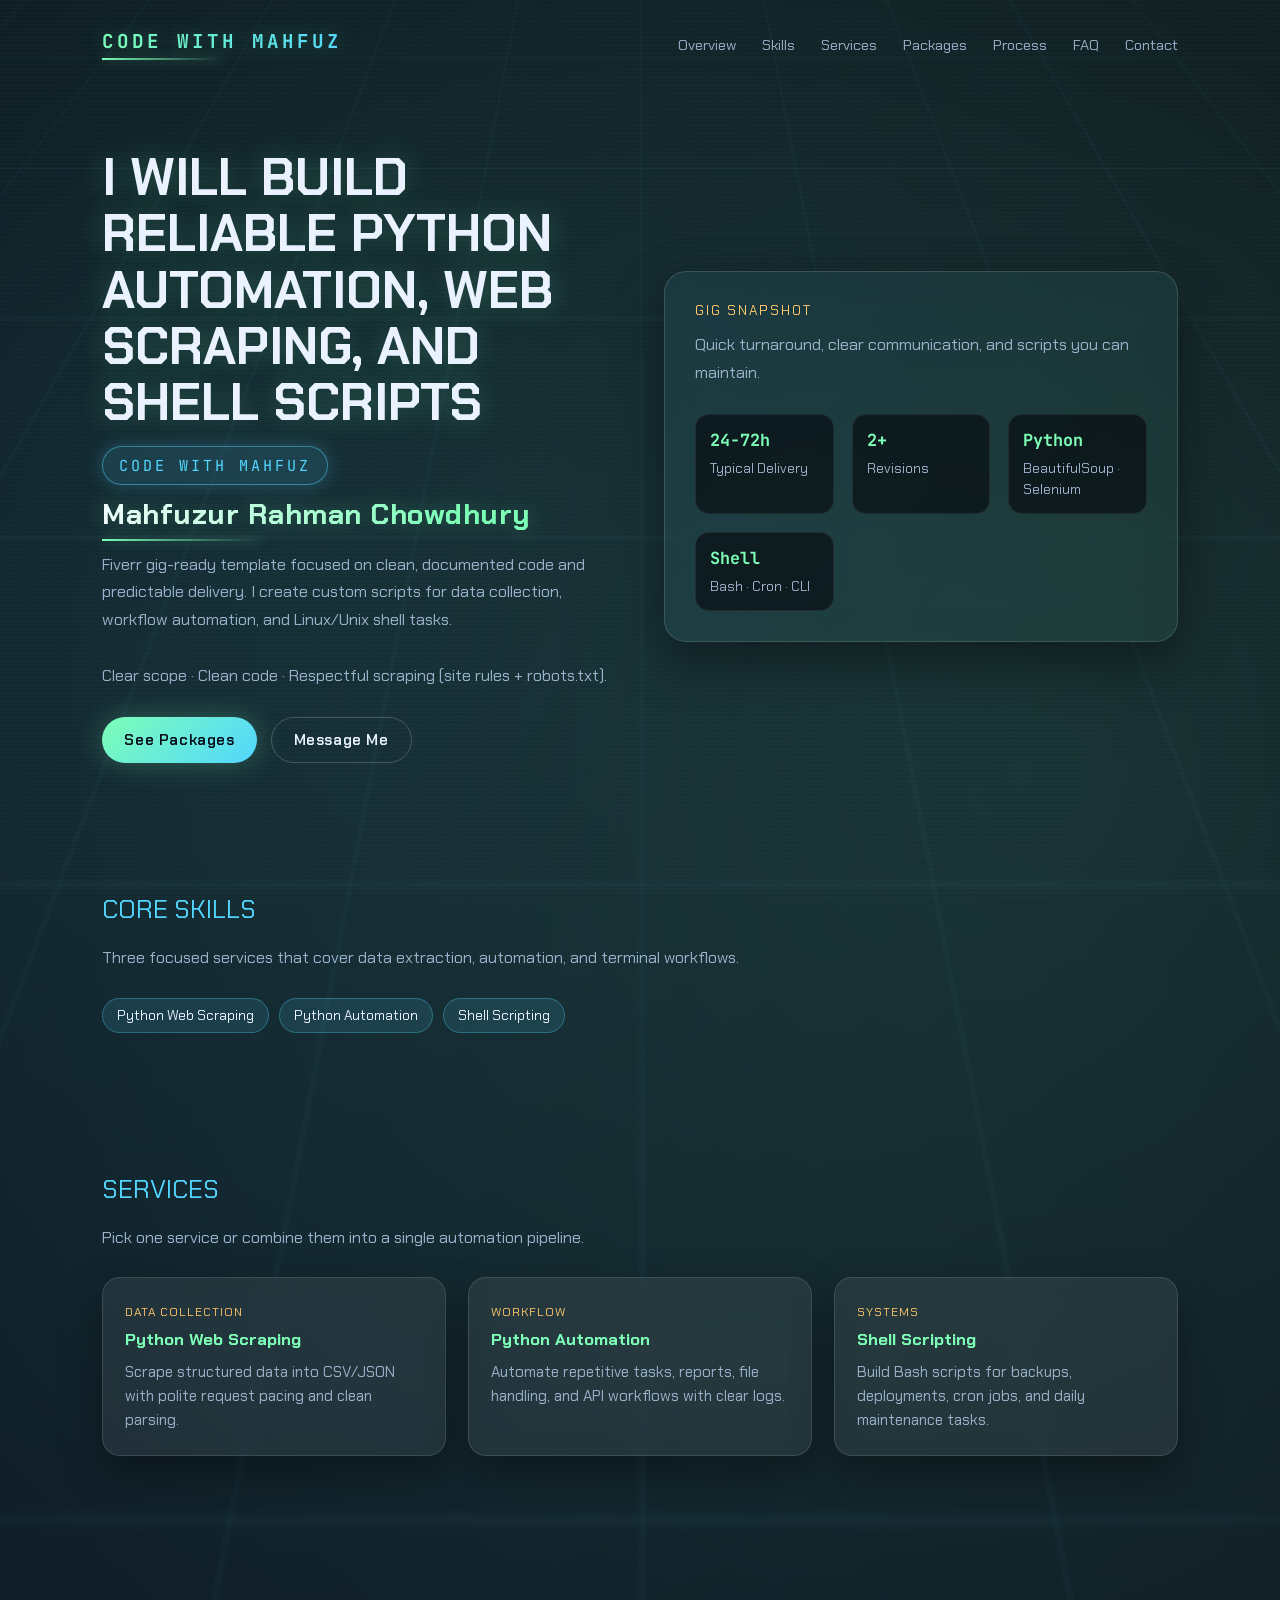
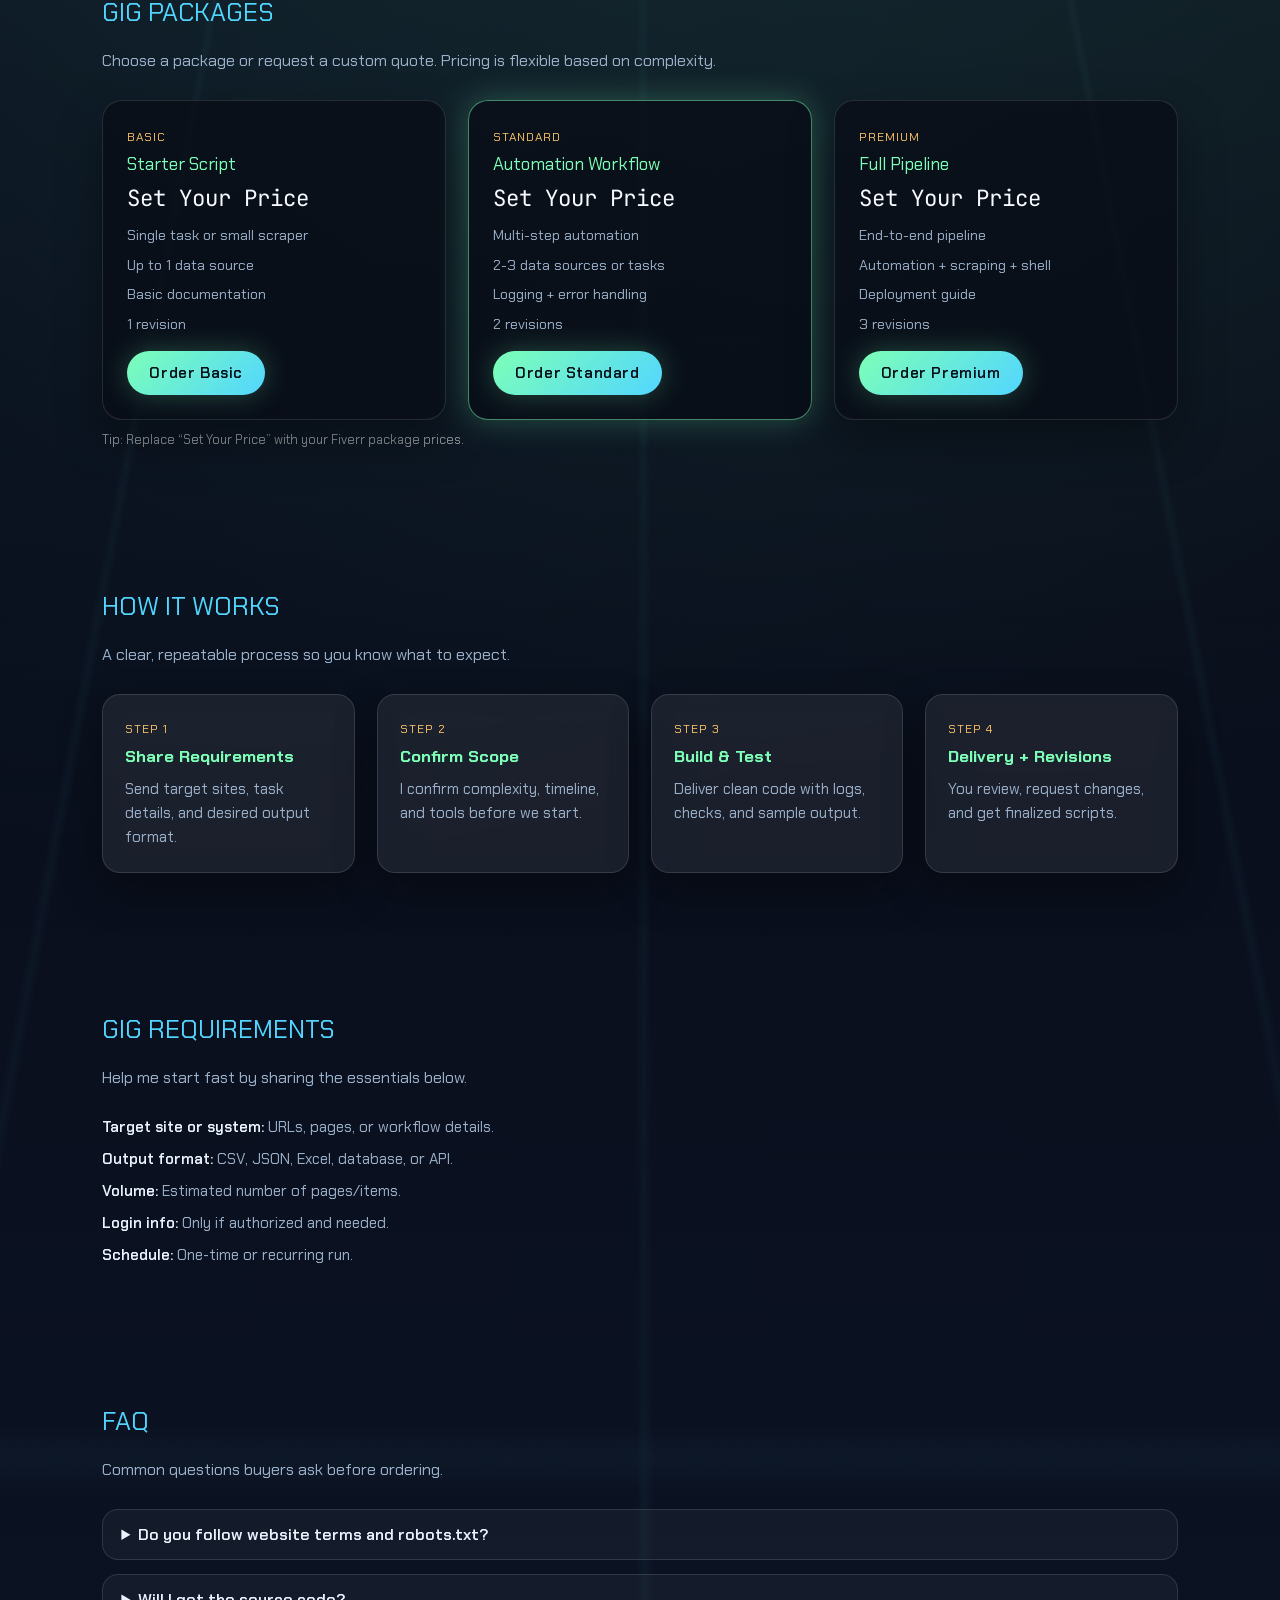
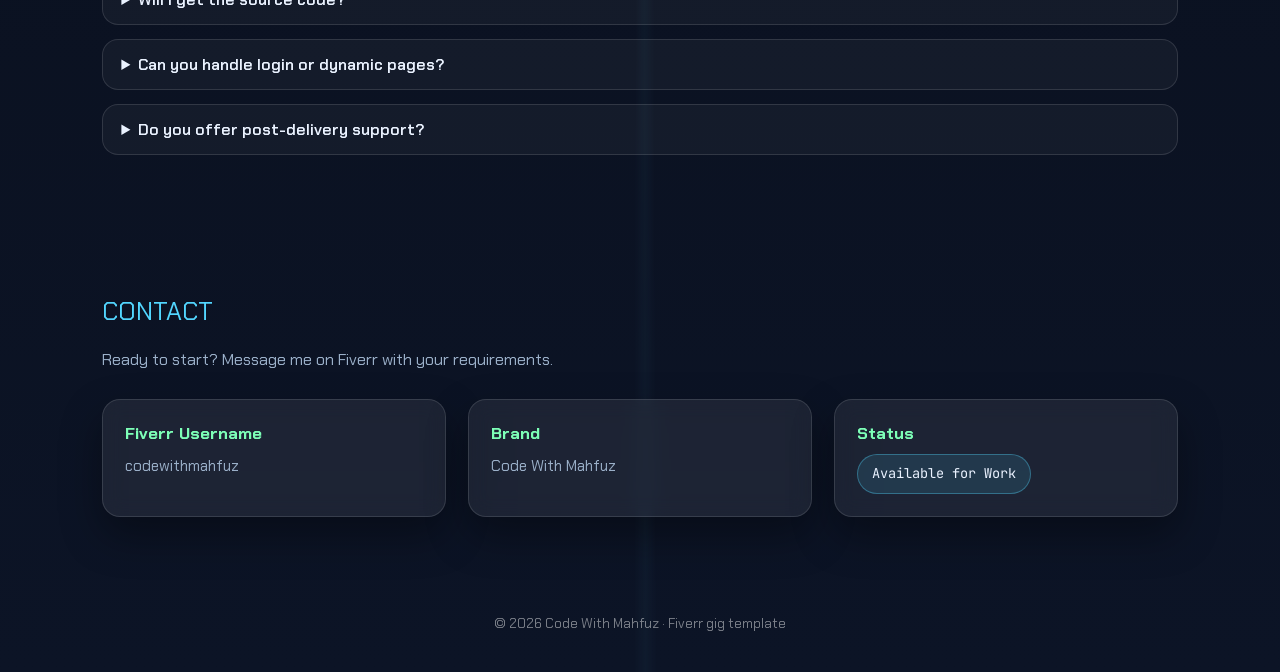
<file: Learn_Python/other/index (Copy).html>
<!doctype html>
<html lang="en">
<head>
  <meta charset="utf-8" />
  <meta name="viewport" content="width=device-width, initial-scale=1" />
  <title>Fiverr Gig Template | Code With Mahfuz</title>
  <meta name="description" content="Fiverr gig template for Mahfuzur Rahman Chowdhury. Services: Python web scraping, Python automation, shell scripting." />
  <style>
    @import url('https://fonts.googleapis.com/css2?family=Chakra+Petch:wght@400;500;600;700&family=JetBrains+Mono:wght@400;500;700&display=swap');

    :root {
      --bg-0: #05070d;
      --bg-1: #0c1426;
      --grid: rgba(82, 214, 255, 0.08);
      --neon-teal: #52d6ff;
      --neon-mint: #7dffb7;
      --neon-amber: #ffc66b;
      --text-main: #eaf2ff;
      --text-dim: #9bb0c9;
      --glass: rgba(255, 255, 255, 0.07);
      --glass-strong: rgba(255, 255, 255, 0.14);
      --shadow-teal: 0 0 26px rgba(82, 214, 255, 0.25);
      --shadow-mint: 0 0 28px rgba(125, 255, 183, 0.25);
    }

    * {
      box-sizing: border-box;
      margin: 0;
      padding: 0;
    }

    body {
      font-family: "Chakra Petch", "Segoe UI", sans-serif;
      color: var(--text-main);
      background:
        radial-gradient(circle at 20% 15%, rgba(82, 214, 255, 0.12), transparent 55%),
        radial-gradient(circle at 80% 20%, rgba(125, 255, 183, 0.12), transparent 50%),
        linear-gradient(180deg, var(--bg-0), var(--bg-1));
      min-height: 100vh;
      overflow-x: hidden;
    }

    .scanlines::before {
      content: "";
      position: fixed;
      inset: 0;
      background: repeating-linear-gradient(
        to bottom,
        rgba(255, 255, 255, 0.015),
        rgba(255, 255, 255, 0.015) 1px,
        transparent 1px,
        transparent 4px
      );
      mix-blend-mode: screen;
      pointer-events: none;
      z-index: -1;
    }

    .grid {
      position: fixed;
      inset: -25% 0 0 0;
      background:
        linear-gradient(var(--grid) 1px, transparent 1px),
        linear-gradient(90deg, var(--grid) 1px, transparent 1px);
      background-size: 80px 80px;
      transform: perspective(900px) rotateX(65deg);
      transform-origin: top;
      opacity: 0.4;
      z-index: -2;
      animation: gridMove 18s linear infinite;
    }

    @keyframes gridMove {
      from { background-position: 0 0; }
      to { background-position: 0 280px; }
    }

    header {
      padding: 28px 8vw 0;
      display: flex;
      align-items: center;
      justify-content: space-between;
      gap: 24px;
      flex-wrap: wrap;
    }

    .logo {
      font-family: "JetBrains Mono", monospace;
      font-weight: 700;
      letter-spacing: 3px;
      text-transform: uppercase;
      font-size: 1.2rem;
      background: linear-gradient(90deg, var(--neon-mint), var(--neon-teal));
      -webkit-background-clip: text;
      color: transparent;
      text-shadow: 0 0 20px rgba(125, 255, 183, 0.35);
      position: relative;
      display: inline-block;
      padding-bottom: 6px;
    }

    .logo::after {
      content: "";
      position: absolute;
      left: 0;
      bottom: 0;
      width: 120px;
      height: 2px;
      background: linear-gradient(90deg, var(--neon-mint), rgba(125, 255, 183, 0));
      box-shadow: 0 0 12px rgba(125, 255, 183, 0.4);
    }

    nav a {
      text-decoration: none;
      color: var(--text-dim);
      margin-left: 22px;
      font-size: 0.92rem;
      transition: color 0.2s ease;
      white-space: nowrap;
    }

    nav a:hover {
      color: var(--neon-mint);
    }

    .hero {
      padding: 90px 8vw 60px;
      display: grid;
      grid-template-columns: repeat(auto-fit, minmax(280px, 1fr));
      gap: 48px;
      align-items: center;
    }

    .hero h1 {
      font-size: clamp(2rem, 4vw, 3.3rem);
      line-height: 1.1;
      margin-bottom: 14px;
      text-transform: uppercase;
      text-shadow: var(--shadow-mint);
    }

    .identity {
      display: grid;
      gap: 10px;
      margin-bottom: 18px;
    }

    .identity .alias {
      font-family: "JetBrains Mono", monospace;
      font-size: 0.95rem;
      letter-spacing: 3px;
      text-transform: uppercase;
      color: var(--neon-teal);
      padding: 8px 16px;
      border-radius: 999px;
      border: 1px solid rgba(82, 214, 255, 0.45);
      background: rgba(82, 214, 255, 0.12);
      box-shadow: 0 0 18px rgba(82, 214, 255, 0.25);
      width: fit-content;
    }

    .identity .name {
      font-size: 1.8rem;
      font-weight: 700;
      letter-spacing: 0.5px;
      color: #f7fbff;
      text-shadow: 0 0 20px rgba(125, 255, 183, 0.28);
      position: relative;
      display: inline-block;
    }

    @supports ((-webkit-background-clip: text) or (background-clip: text)) {
      .identity .name {
        background: linear-gradient(90deg, #f7fbff 0%, var(--neon-mint) 70%);
        -webkit-background-clip: text;
        background-clip: text;
        color: transparent;
        text-shadow: 0 0 22px rgba(125, 255, 183, 0.3);
      }
    }

    .identity .name::after {
      content: "";
      position: absolute;
      left: 0;
      bottom: -8px;
      width: 160px;
      height: 2px;
      background: linear-gradient(90deg, var(--neon-mint), rgba(125, 255, 183, 0));
      box-shadow: 0 0 12px rgba(125, 255, 183, 0.4);
    }

    .hero p {
      color: var(--text-dim);
      font-size: 1.02rem;
      line-height: 1.7;
      margin-bottom: 28px;
    }

    .cta-row {
      display: flex;
      flex-wrap: wrap;
      gap: 14px;
    }

    .btn,
    .btn-link {
      border: none;
      padding: 12px 22px;
      border-radius: 999px;
      font-size: 0.95rem;
      letter-spacing: 0.6px;
      cursor: pointer;
      background: linear-gradient(135deg, var(--neon-mint), var(--neon-teal));
      color: #07101a;
      font-weight: 600;
      box-shadow: var(--shadow-mint);
      transition: transform 0.2s ease, box-shadow 0.2s ease;
      text-decoration: none;
      display: inline-flex;
      align-items: center;
      justify-content: center;
      gap: 8px;
    }

    .btn.secondary,
    .btn-link.secondary {
      background: transparent;
      color: var(--text-main);
      border: 1px solid rgba(255, 255, 255, 0.2);
      box-shadow: none;
    }

    .btn:hover,
    .btn-link:hover {
      transform: translateY(-2px) scale(1.01);
      box-shadow: 0 0 30px rgba(125, 255, 183, 0.45);
    }

    .hero-panel {
      background: linear-gradient(135deg, rgba(82, 214, 255, 0.08), rgba(125, 255, 183, 0.06));
      border-radius: 22px;
      border: 1px solid rgba(255, 255, 255, 0.14);
      padding: 30px;
      position: relative;
      overflow: hidden;
      box-shadow: 0 20px 50px rgba(0, 0, 0, 0.4);
      backdrop-filter: blur(14px);
    }

    .hero-panel::after {
      content: "";
      position: absolute;
      inset: -60% -40% auto auto;
      width: 250px;
      height: 250px;
      background: radial-gradient(circle, rgba(82, 214, 255, 0.35), transparent 70%);
      filter: blur(18px);
      animation: glowPulse 7s ease-in-out infinite;
    }

    @keyframes glowPulse {
      0%, 100% { transform: scale(1); opacity: 0.8; }
      50% { transform: scale(1.15); opacity: 0.55; }
    }

    .panel-title {
      font-size: 0.85rem;
      text-transform: uppercase;
      letter-spacing: 2px;
      color: var(--neon-amber);
      margin-bottom: 12px;
    }

    .panel-metrics {
      display: grid;
      grid-template-columns: repeat(auto-fit, minmax(120px, 1fr));
      gap: 18px;
      margin-top: 22px;
    }

    .metric {
      padding: 14px;
      border-radius: 14px;
      background: rgba(5, 6, 11, 0.6);
      border: 1px solid rgba(255, 255, 255, 0.08);
    }

    .metric h3 {
      font-family: "JetBrains Mono", monospace;
      font-size: 1.05rem;
      color: var(--neon-mint);
      margin-bottom: 6px;
    }

    .metric span {
      color: var(--text-dim);
      font-size: 0.85rem;
    }

    .section {
      padding: 70px 8vw;
    }

    .section-title {
      font-size: 1.6rem;
      margin-bottom: 18px;
      text-transform: uppercase;
      color: var(--neon-teal);
    }

    .section-sub {
      color: var(--text-dim);
      margin-bottom: 26px;
      max-width: 720px;
      line-height: 1.7;
    }

    .feature-grid {
      display: grid;
      grid-template-columns: repeat(auto-fit, minmax(220px, 1fr));
      gap: 22px;
    }

    .card {
      padding: 22px;
      border-radius: 18px;
      background: var(--glass);
      border: 1px solid rgba(255, 255, 255, 0.12);
      box-shadow: 0 18px 40px rgba(0, 0, 0, 0.35);
      backdrop-filter: blur(10px);
      transition: transform 0.3s ease, box-shadow 0.3s ease;
      position: relative;
      overflow: hidden;
    }

    .card::after {
      content: "";
      position: absolute;
      inset: 0;
      background: linear-gradient(120deg, transparent, rgba(255, 255, 255, 0.12), transparent);
      transform: translateX(-120%);
      transition: transform 0.6s ease;
    }

    .card:hover {
      transform: translateY(-6px);
      box-shadow: 0 0 35px rgba(82, 214, 255, 0.35);
    }

    .card:hover::after {
      transform: translateX(120%);
    }

    .card h3 {
      margin-bottom: 10px;
      font-size: 1.05rem;
      color: var(--neon-mint);
    }

    .card p {
      color: var(--text-dim);
      font-size: 0.95rem;
      line-height: 1.6;
    }

    .chips {
      display: flex;
      flex-wrap: wrap;
      gap: 10px;
    }

    .chip {
      padding: 8px 14px;
      border-radius: 999px;
      font-size: 0.85rem;
      background: rgba(82, 214, 255, 0.12);
      border: 1px solid rgba(82, 214, 255, 0.3);
      color: var(--text-main);
    }

    .meta {
      font-size: 0.75rem;
      letter-spacing: 1px;
      text-transform: uppercase;
      color: var(--neon-amber);
      margin-bottom: 8px;
      display: inline-block;
    }

    .package-grid {
      display: grid;
      grid-template-columns: repeat(auto-fit, minmax(240px, 1fr));
      gap: 22px;
    }

    .package-card {
      padding: 24px;
      border-radius: 20px;
      background: rgba(8, 12, 22, 0.75);
      border: 1px solid rgba(255, 255, 255, 0.12);
      box-shadow: 0 20px 45px rgba(0, 0, 0, 0.35);
    }

    .package-card.featured {
      border: 1px solid rgba(125, 255, 183, 0.5);
      box-shadow: 0 0 32px rgba(125, 255, 183, 0.25);
    }

    .package-title {
      font-size: 1.1rem;
      color: var(--neon-mint);
      margin-bottom: 8px;
    }

    .package-price {
      font-family: "JetBrains Mono", monospace;
      font-size: 1.4rem;
      color: #f7fbff;
      margin-bottom: 12px;
    }

    .package-list {
      list-style: none;
      display: grid;
      gap: 8px;
      margin-bottom: 16px;
    }

    .package-list li {
      color: var(--text-dim);
      font-size: 0.9rem;
      line-height: 1.5;
    }

    .note {
      font-size: 0.8rem;
      color: rgba(255, 255, 255, 0.55);
      margin-top: 10px;
      line-height: 1.5;
    }

    .faq {
      display: grid;
      gap: 14px;
    }

    .faq details {
      border-radius: 16px;
      border: 1px solid rgba(255, 255, 255, 0.12);
      background: rgba(255, 255, 255, 0.04);
      padding: 14px 18px;
    }

    .faq summary {
      cursor: pointer;
      font-weight: 600;
      color: var(--text-main);
    }

    .faq p {
      margin-top: 10px;
      color: var(--text-dim);
      line-height: 1.6;
    }

    .requirements {
      display: grid;
      gap: 12px;
      color: var(--text-dim);
      font-size: 0.95rem;
    }

    .requirements span {
      color: var(--text-main);
      font-weight: 600;
    }

    .status-pill {
      display: inline-flex;
      align-items: center;
      gap: 8px;
      padding: 8px 14px;
      border-radius: 999px;
      border: 1px solid rgba(82, 214, 255, 0.35);
      background: rgba(82, 214, 255, 0.12);
      font-size: 0.85rem;
      color: var(--text-main);
      font-family: "JetBrains Mono", monospace;
    }

    footer {
      padding: 28px 8vw 40px;
      text-align: center;
      color: rgba(255, 255, 255, 0.45);
      font-size: 0.85rem;
    }

    .reveal {
      opacity: 0;
      transform: translateY(24px);
      transition: opacity 0.8s ease, transform 0.8s ease;
    }

    .reveal.visible {
      opacity: 1;
      transform: translateY(0);
    }

    @media (max-width: 720px) {
      header {
        flex-direction: column;
        align-items: flex-start;
      }

      nav a {
        margin-left: 0;
        margin-right: 16px;
      }

      .hero {
        padding-top: 60px;
      }

      .logo {
        background: none;
        color: #f7fbff;
        -webkit-text-fill-color: #f7fbff;
        text-shadow: 0 0 18px rgba(125, 255, 183, 0.4);
      }

      .identity .name {
        background: none;
        color: #f7fbff;
        -webkit-text-fill-color: #f7fbff;
        text-shadow: 0 0 20px rgba(125, 255, 183, 0.35);
      }

      .identity .alias {
        color: #f7fbff;
        border-color: rgba(82, 214, 255, 0.7);
        background: rgba(82, 214, 255, 0.2);
        text-shadow: 0 0 12px rgba(82, 214, 255, 0.45);
      }
    }
  </style>
</head>
<body class="scanlines">
  <div class="grid" aria-hidden="true"></div>

  <header>
    <div class="logo">Code With Mahfuz</div>
    <nav>
      <a href="#overview">Overview</a>
      <a href="#skills">Skills</a>
      <a href="#services">Services</a>
      <a href="#packages">Packages</a>
      <a href="#process">Process</a>
      <a href="#faq">FAQ</a>
      <a href="#contact">Contact</a>
    </nav>
  </header>

  <section class="hero" id="overview">
    <div>
      <h1>I will build reliable Python automation, web scraping, and shell scripts</h1>
      <div class="identity">
        <span class="alias">code with mahfuz</span>
        <span class="name">Mahfuzur Rahman Chowdhury</span>
      </div>
      <p>
        Fiverr gig-ready template focused on clean, documented code and predictable delivery.
        I create custom scripts for data collection, workflow automation, and Linux/Unix shell tasks.
      </p>
      <p class="note">Clear scope · Clean code · Respectful scraping (site rules + robots.txt).</p>
      <div class="cta-row">
        <a class="btn-link" href="#packages">See Packages</a>
        <a class="btn-link secondary" href="#contact">Message Me</a>
      </div>
    </div>

    <div class="hero-panel" id="glow-panel">
      <div class="panel-title">Gig Snapshot</div>
      <p>Quick turnaround, clear communication, and scripts you can maintain.</p>
      <div class="panel-metrics">
        <div class="metric">
          <h3>24-72h</h3>
          <span>Typical Delivery</span>
        </div>
        <div class="metric">
          <h3>2+</h3>
          <span>Revisions</span>
        </div>
        <div class="metric">
          <h3>Python</h3>
          <span>BeautifulSoup · Selenium</span>
        </div>
        <div class="metric">
          <h3>Shell</h3>
          <span>Bash · Cron · CLI</span>
        </div>
      </div>
    </div>
  </section>

  <section class="section" id="skills">
    <div class="section-title">Core Skills</div>
    <p class="section-sub">
      Three focused services that cover data extraction, automation, and terminal workflows.
    </p>
    <div class="chips">
      <div class="chip">Python Web Scraping</div>
      <div class="chip">Python Automation</div>
      <div class="chip">Shell Scripting</div>
    </div>
  </section>

  <section class="section" id="services">
    <div class="section-title">Services</div>
    <p class="section-sub">
      Pick one service or combine them into a single automation pipeline.
    </p>
    <div class="feature-grid">
      <div class="card reveal">
        <span class="meta">Data Collection</span>
        <h3>Python Web Scraping</h3>
        <p>Scrape structured data into CSV/JSON with polite request pacing and clean parsing.</p>
      </div>
      <div class="card reveal">
        <span class="meta">Workflow</span>
        <h3>Python Automation</h3>
        <p>Automate repetitive tasks, reports, file handling, and API workflows with clear logs.</p>
      </div>
      <div class="card reveal">
        <span class="meta">Systems</span>
        <h3>Shell Scripting</h3>
        <p>Build Bash scripts for backups, deployments, cron jobs, and daily maintenance tasks.</p>
      </div>
    </div>
  </section>

  <section class="section" id="packages">
    <div class="section-title">Gig Packages</div>
    <p class="section-sub">
      Choose a package or request a custom quote. Pricing is flexible based on complexity.
    </p>
    <div class="package-grid">
      <div class="package-card reveal">
        <div class="meta">Basic</div>
        <div class="package-title">Starter Script</div>
        <div class="package-price">Set Your Price</div>
        <ul class="package-list">
          <li>Single task or small scraper</li>
          <li>Up to 1 data source</li>
          <li>Basic documentation</li>
          <li>1 revision</li>
        </ul>
        <a class="btn-link" href="#contact">Order Basic</a>
      </div>
      <div class="package-card featured reveal">
        <div class="meta">Standard</div>
        <div class="package-title">Automation Workflow</div>
        <div class="package-price">Set Your Price</div>
        <ul class="package-list">
          <li>Multi-step automation</li>
          <li>2-3 data sources or tasks</li>
          <li>Logging + error handling</li>
          <li>2 revisions</li>
        </ul>
        <a class="btn-link" href="#contact">Order Standard</a>
      </div>
      <div class="package-card reveal">
        <div class="meta">Premium</div>
        <div class="package-title">Full Pipeline</div>
        <div class="package-price">Set Your Price</div>
        <ul class="package-list">
          <li>End-to-end pipeline</li>
          <li>Automation + scraping + shell</li>
          <li>Deployment guide</li>
          <li>3 revisions</li>
        </ul>
        <a class="btn-link" href="#contact">Order Premium</a>
      </div>
    </div>
    <p class="note">Tip: Replace “Set Your Price” with your Fiverr package prices.</p>
  </section>

  <section class="section" id="process">
    <div class="section-title">How It Works</div>
    <p class="section-sub">A clear, repeatable process so you know what to expect.</p>
    <div class="feature-grid">
      <div class="card reveal">
        <span class="meta">Step 1</span>
        <h3>Share Requirements</h3>
        <p>Send target sites, task details, and desired output format.</p>
      </div>
      <div class="card reveal">
        <span class="meta">Step 2</span>
        <h3>Confirm Scope</h3>
        <p>I confirm complexity, timeline, and tools before we start.</p>
      </div>
      <div class="card reveal">
        <span class="meta">Step 3</span>
        <h3>Build & Test</h3>
        <p>Deliver clean code with logs, checks, and sample output.</p>
      </div>
      <div class="card reveal">
        <span class="meta">Step 4</span>
        <h3>Delivery + Revisions</h3>
        <p>You review, request changes, and get finalized scripts.</p>
      </div>
    </div>
  </section>

  <section class="section" id="requirements">
    <div class="section-title">Gig Requirements</div>
    <p class="section-sub">Help me start fast by sharing the essentials below.</p>
    <div class="requirements">
      <div><span>Target site or system:</span> URLs, pages, or workflow details.</div>
      <div><span>Output format:</span> CSV, JSON, Excel, database, or API.</div>
      <div><span>Volume:</span> Estimated number of pages/items.</div>
      <div><span>Login info:</span> Only if authorized and needed.</div>
      <div><span>Schedule:</span> One-time or recurring run.</div>
    </div>
  </section>

  <section class="section" id="faq">
    <div class="section-title">FAQ</div>
    <p class="section-sub">Common questions buyers ask before ordering.</p>
    <div class="faq">
      <details class="reveal">
        <summary>Do you follow website terms and robots.txt?</summary>
        <p>Yes. I only scrape within allowed access and at respectful request rates.</p>
      </details>
      <details class="reveal">
        <summary>Will I get the source code?</summary>
        <p>Yes, you receive the full script with comments and setup instructions.</p>
      </details>
      <details class="reveal">
        <summary>Can you handle login or dynamic pages?</summary>
        <p>Yes, Selenium or Playwright can be used for dynamic content if needed.</p>
      </details>
      <details class="reveal">
        <summary>Do you offer post-delivery support?</summary>
        <p>Yes, I provide short support for setup and usage questions.</p>
      </details>
    </div>
  </section>

  <section class="section" id="contact">
    <div class="section-title">Contact</div>
    <p class="section-sub">Ready to start? Message me on Fiverr with your requirements.</p>
    <div class="feature-grid">
      <div class="card reveal">
        <h3>Fiverr Username</h3>
        <p>codewithmahfuz</p>
      </div>
      <div class="card reveal">
        <h3>Brand</h3>
        <p>Code With Mahfuz</p>
      </div>
      <div class="card reveal">
        <h3>Status</h3>
        <p><span class="status-pill">Available for Work</span></p>
      </div>
    </div>
  </section>

  <footer>© 2026 Code With Mahfuz · Fiverr gig template</footer>

  <script>
    const revealElements = document.querySelectorAll(".reveal");
    const observer = new IntersectionObserver(
      (entries) => {
        entries.forEach((entry) => {
          if (entry.isIntersecting) {
            entry.target.classList.add("visible");
          }
        });
      },
      { threshold: 0.2 }
    );

    revealElements.forEach((el) => observer.observe(el));

    const glowPanel = document.getElementById("glow-panel");
    glowPanel.addEventListener("pointermove", (event) => {
      const rect = glowPanel.getBoundingClientRect();
      const x = (event.clientX - rect.left) / rect.width;
      const y = (event.clientY - rect.top) / rect.height;
      glowPanel.style.transform = `rotateX(${(0.5 - y) * 6}deg) rotateY(${(x - 0.5) * 6}deg)`;
    });

    glowPanel.addEventListener("pointerleave", () => {
      glowPanel.style.transform = "rotateX(0deg) rotateY(0deg)";
    });
  </script>
</body>
</html>
</file>
